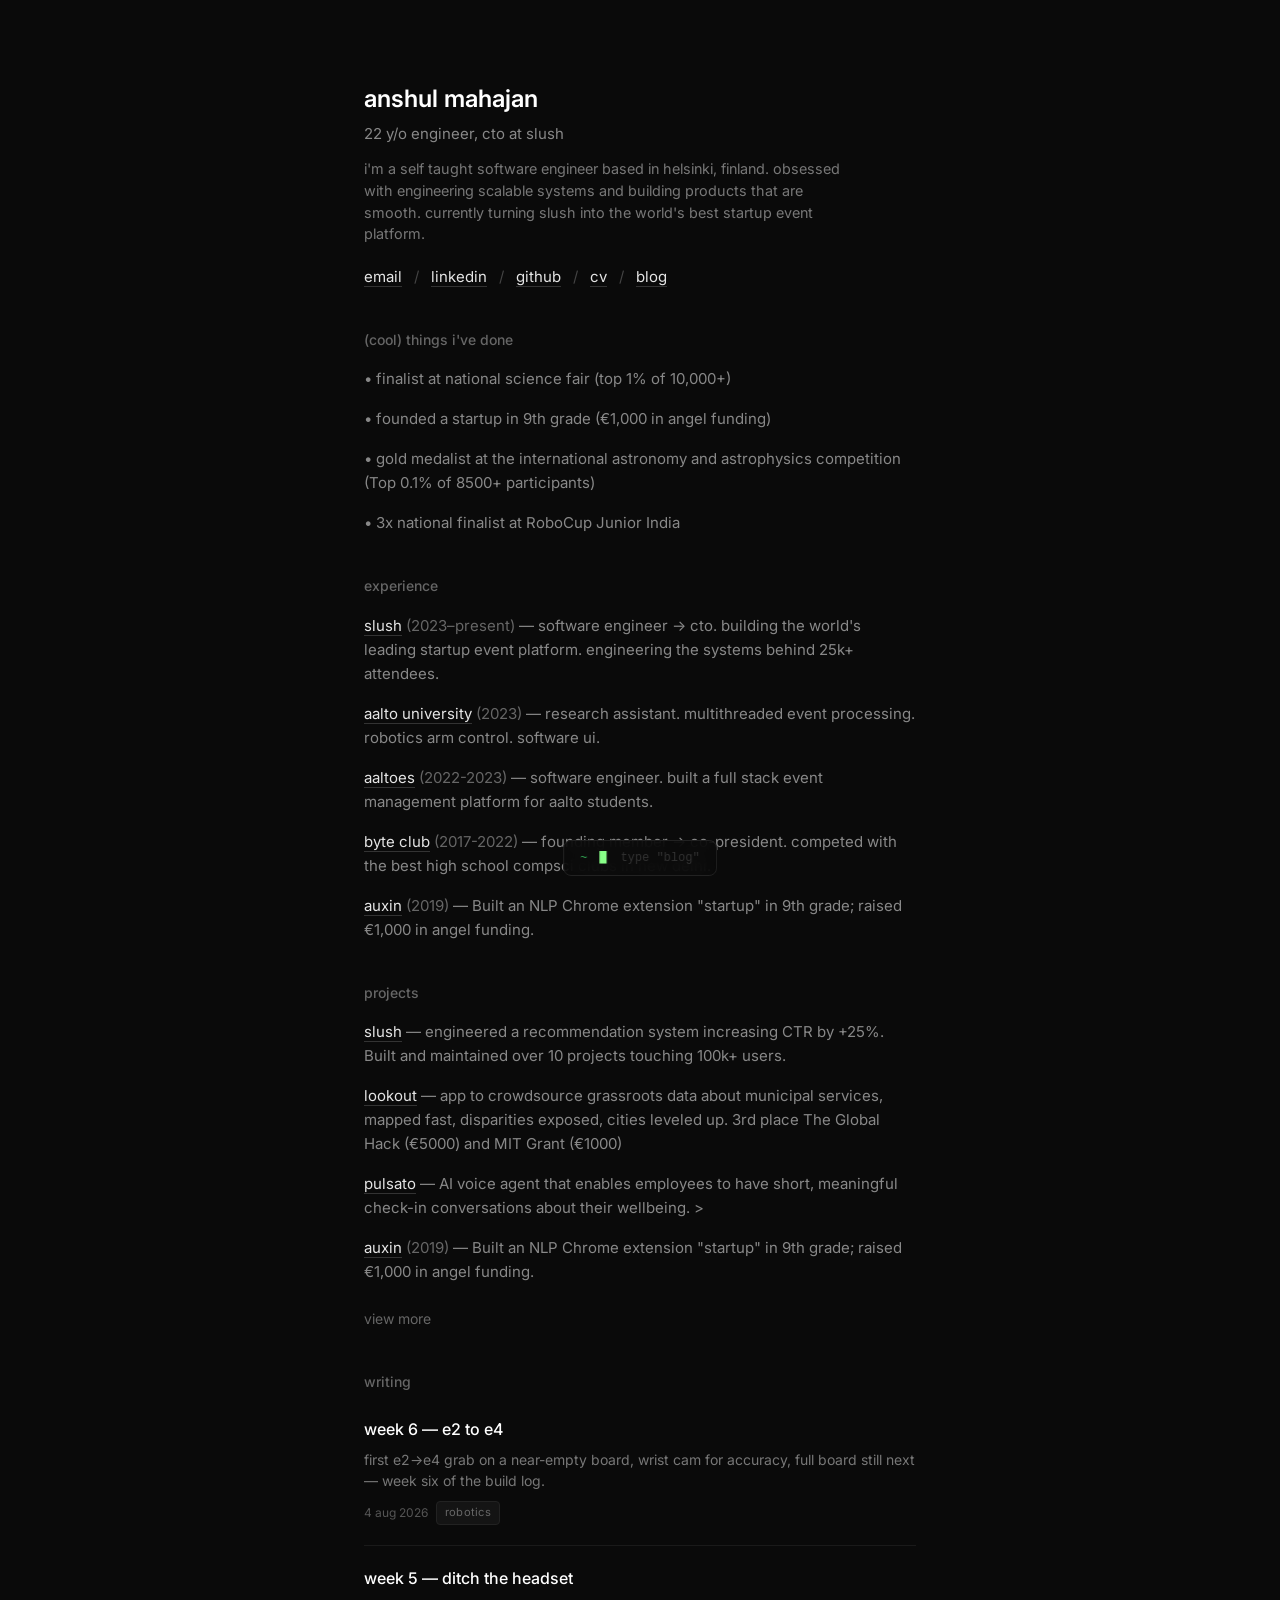
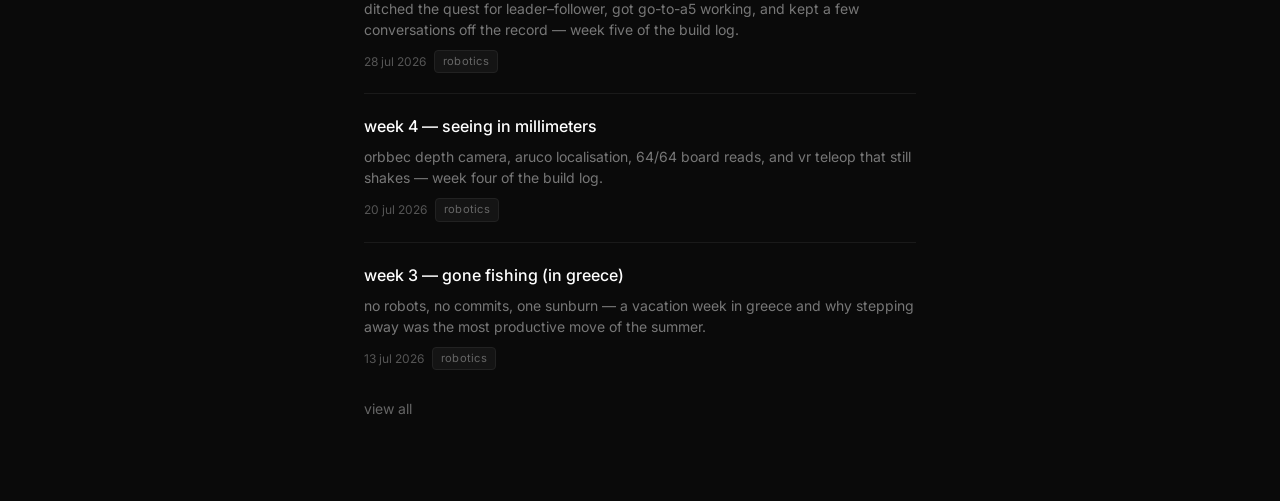
<file: index.html>
<!DOCTYPE html>
<html lang="en">
  <head>
    <meta charset="utf-8" />
    <meta name="viewport" content="width=device-width, initial-scale=1" />
    <title>Anshul Mahajan — Engineer & CTO at Slush</title>
    <meta
      name="description"
      content="Anshul Mahajan is a 22-year-old self-taught software engineer and CTO at Slush, building the world's leading startup event platform in Helsinki."
    />
    <meta
      name="keywords"
      content="Anshul Mahajan, software engineer, CTO, Slush, startup, developer, portfolio, full stack developer, web developer, Helsinki, Finland, self-taught programmer, tech lead, engineering manager, startup CTO, event platform, software development"
    />
    <meta name="author" content="Anshul Mahajan" />
    <meta name="robots" content="index, follow" />
    <link rel="canonical" href="https://anshulmaha.com/" />

    <!-- Open Graph / Facebook -->
    <meta property="og:type" content="website" />
    <meta property="og:url" content="https://anshulmaha.com/" />
    <meta property="og:title" content="Anshul Mahajan — Engineer & CTO at Slush" />
    <meta
      property="og:description"
      content="Self-taught software engineer & CTO at Slush. Building the world's leading startup event platform."
    />
    <meta property="og:site_name" content="Anshul Mahajan" />

    <!-- Twitter -->
    <meta name="twitter:card" content="summary" />
    <meta name="twitter:url" content="https://anshulmaha.com/" />
    <meta name="twitter:title" content="Anshul Mahajan — Engineer & CTO at Slush" />
    <meta
      name="twitter:description"
      content="Self-taught software engineer & CTO at Slush. Building the world's leading startup event platform."
    />

    <link rel="preconnect" href="https://fonts.googleapis.com" />
    <link rel="preconnect" href="https://fonts.gstatic.com" crossorigin />
    <link
      href="https://fonts.googleapis.com/css2?family=Inter:wght@400;500;600&display=swap"
      rel="stylesheet"
    />
    <link rel="icon" href="favicon.ico" />
    <link rel="stylesheet" href="styles.css" />
    <script>
      !function(t,e){var o,n,p,r;e.__SV||(window.posthog=e,e._i=[],e.init=function(i,s,a){function g(t,e){var o=e.split(".");2==o.length&&(t=t[o[0]],e=o[1]),t[e]=function(){t.push([e].concat(Array.prototype.slice.call(arguments,0)))}}(p=t.createElement("script")).type="text/javascript",p.async=!0,p.src=s.api_host.replace(".i.posthog.com","-assets.i.posthog.com")+"/static/array.js",(r=t.getElementsByTagName("script")[0]).parentNode.insertBefore(p,r);var u=e;for(void 0!==a?u=e[a]=[]:a="posthog",u.people=u.people||[],u.toString=function(t){var e="posthog";return"posthog"!==a&&(e+="."+a),t||(e+=" (stub)"),e},u.people.toString=function(){return u.toString(1)+".people (stub)"},o="init capture register register_once register_for_session unregister opt_out_capturing has_opted_out_capturing opt_in_capturing reset isFeatureEnabled getFeatureFlag getFeatureFlagPayload reloadFeatureFlags group identify setPersonProperties setPersonPropertiesForFlags resetPersonPropertiesForFlags setGroupPropertiesForFlags resetGroupPropertiesForFlags resetGroups onFeatureFlags addFeatureFlagsHandler onSessionId getSurveys getActiveMatchingSurveys renderSurvey canRenderSurvey getNextSurveyStep".split(" "),n=0;n<o.length;n++)g(u,o[n]);e._i.push([i,s,a])},e.__SV=1)}(document,window.posthog||[]);
      posthog.init('phc_mcIFYrixAQfTJRRhjPuXrMApCxoSq8UC4ETzAyW7OA2', {
          api_host: 'https://eu.i.posthog.com',
          defaults: '2026-01-30'
      })
    </script>

    <!-- JSON-LD Structured Data -->
    <script type="application/ld+json">
    {
      "@context": "https://schema.org",
      "@type": "Person",
      "name": "Anshul Mahajan",
      "url": "https://anshulmaha.com",
      "jobTitle": "CTO at Slush",
      "description": "22-year-old software engineer and CTO at Slush",
      "email": "mahajan.anshul04@gmail.com",
      "sameAs": [
        "https://linkedin.com/in/anshul-mahajan",
        "https://github.com/mahansh564"
      ],
      "worksFor": {
        "@type": "Organization",
        "name": "Slush",
        "url": "https://slush.org"
      }
    }
    </script>
  </head>
  <body>
    <div class="container">
      <h1>anshul mahajan</h1>
      <p class="tagline">22 y/o engineer, cto at slush</p>
      <p class="bio">
        i'm a self taught software engineer based in helsinki, finland.
        obsessed with engineering scalable systems and building products that are smooth. 
        currently turning slush into the world's best startup event platform.</p>

      <div class="links">
        <a href="mailto:mahajan.anshul04@gmail.com">email</a>
        <span class="sep">/</span>
        <a
          href="https://linkedin.com/in/anshul-mahajan"
          target="_blank"
          rel="noopener noreferrer"
          >linkedin</a
        >
        <span class="sep">/</span>
        <a
          href="https://github.com/mahansh564"
          target="_blank"
          rel="noopener noreferrer"
          >github</a
        >
        <span class="sep">/</span>
        <a href="cv.html">cv</a>
        <span class="sep">/</span>
        <a href="blog.html">blog</a>
      </div>

      <h2>(cool) things i've done</h2>

      <div class="entry">
        <span class="desc"> • finalist at national science fair (top 1% of 10,000+)</span>
      </div>

      <div class="entry">
        <span class="desc"> • founded a startup in 9th grade (€1,000 in angel funding)</span>
      </div>

      <div class="entry">
        <span class="desc"> • gold medalist at the international astronomy and astrophysics competition (Top 0.1% of 8500+ participants)</span>
      </div>

      <div class="entry">
        <span class="desc"> • 3x national finalist at RoboCup Junior India </span>
      </div>

      <h2>experience</h2>

      <div class="entry">
        <a href="https://slush.org" target="_blank" rel="noopener noreferrer"
          >slush</a
        >
        <span class="meta"> (2023–present)</span>
        <span class="desc">
          — software engineer → cto. building the world's leading startup event platform. engineering
          the systems behind 25k+ attendees.</span
        >
      </div>

      <div class="entry">
        <a
          href="https://www.aalto.fi/en/department-of-neuroscience-and-biomedical-engineering/transcranial-magnetic-stimulation-tms"
          target="_blank"
          rel="noopener noreferrer"
          >aalto university</a
        >
        <span class="meta"> (2023)</span>
        <span class="desc">
          — research assistant. multithreaded event processing. robotics arm control. software ui.</span
        >
      </div>

      <div class="entry">
        <a
          href="https://www.aaltoes.com/"
          target="_blank"
          rel="noopener noreferrer"
          >aaltoes</a
        >
        <span class="meta"> (2022-2023)</span>
        <span class="desc">
          — software engineer. built a full stack event management platform for aalto students.</span
        >
      </div>

      <div class="entry">
        <a
          href="https://byteclub.co.in/"
          target="_blank"
          rel="noopener noreferrer"
          >byte club</a
        >
        <span class="meta"> (2017-2022)</span>
        <span class="desc">
          — founding member → co-president. competed with the best high school compsci clubs in new delhi.</span
        >
      </div>

      <div class="entry">
        <a
          href="https://docs.google.com/document/d/1haiSLCE4noDM61mP6zfEUR1IrDLFK0bSu_1aCdDyw6s/edit?usp=sharing"
          target="_blank"
          rel="noopener noreferrer"
          >auxin</a
        >
        <span class="meta"> (2019)</span>
        <span class="desc">
          — Built an NLP Chrome extension "startup" in 9th grade; raised €1,000 in angel funding.</span
        >
      </div>

      <h2>projects</h2>

      <div class="entry">
        <a href="https://platform.slush.org" target="_blank" rel="noopener noreferrer"
          >slush</a
        >
        <span class="desc">
          — engineered a recommendation system increasing CTR by +25%. Built and maintained over 10 projects touching 100k+ users.</span
        >
      </div>

      <div class="entry">
        <a
          href="https://devpost.com/software/lookout-p8nsv3"
          target="_blank"
          rel="noopener noreferrer"
          >lookout</a
        >
        <span class="desc">
          — app to crowdsource grassroots data about municipal services, mapped fast, disparities exposed, cities leveled up. 3rd place The Global Hack (€5000) and MIT Grant (€1000)</span
        >
      </div>
      <div class="entry">
        <a
          href="https://devpost.com/software/pulsato"
          target="_blank"
          rel="noopener noreferrer"
          >pulsato</a
        >
        <span class="desc">
          — AI voice agent that enables employees to have short, meaningful check-in conversations about their wellbeing.
        >
      </div>

      <div class="entry">
        <a
          href="https://docs.google.com/document/d/1haiSLCE4noDM61mP6zfEUR1IrDLFK0bSu_1aCdDyw6s/edit?usp=sharing"
          target="_blank"
          rel="noopener noreferrer"
          >auxin</a
        >
        <span class="meta"> (2019)</span>
        <span class="desc">
          — Built an NLP Chrome extension "startup" in 9th grade; raised €1,000 in angel funding.</span
        >
      </div>

      <div class="view-more">
        <a href="projects.html">view more</a>
      </div>

      <h2>writing</h2>

      <div class="blog-list">
        <article class="blog-card">
          <a href="blog/summer-robotics-week-6.html" class="blog-card-title"
            >week 6 — e2 to e4</a
          >
          <p class="blog-card-excerpt">
            first e2→e4 grab on a near-empty board, wrist cam for accuracy,
            full board still next — week six of the build log.
          </p>
          <div class="post-meta">
            <span class="post-date">4 aug 2026</span>
            <span class="tag">robotics</span>
          </div>
        </article>

        <article class="blog-card">
          <a href="blog/summer-robotics-week-5.html" class="blog-card-title"
            >week 5 — ditch the headset</a
          >
          <p class="blog-card-excerpt">
            ditched the quest for leader–follower, got go-to-a5 working, and
            kept a few conversations off the record — week five of the build log.
          </p>
          <div class="post-meta">
            <span class="post-date">28 jul 2026</span>
            <span class="tag">robotics</span>
          </div>
        </article>

        <article class="blog-card">
          <a href="blog/summer-robotics-week-4.html" class="blog-card-title"
            >week 4 — seeing in millimeters</a
          >
          <p class="blog-card-excerpt">
            orbbec depth camera, aruco localisation, 64/64 board reads, and vr
            teleop that still shakes — week four of the build log.
          </p>
          <div class="post-meta">
            <span class="post-date">20 jul 2026</span>
            <span class="tag">robotics</span>
          </div>
        </article>

        <article class="blog-card">
          <a href="blog/summer-robotics-week-3.html" class="blog-card-title"
            >week 3 — gone fishing (in greece)</a
          >
          <p class="blog-card-excerpt">
            no robots, no commits, one sunburn — a vacation week in greece and
            why stepping away was the most productive move of the summer.
          </p>
          <div class="post-meta">
            <span class="post-date">13 jul 2026</span>
            <span class="tag">robotics</span>
          </div>
        </article>
      </div>

      <div class="view-more">
        <a href="blog.html">view all</a>
      </div>
    </div>

    <div class="blog-portal" id="blogPortal" aria-hidden="true">
      <div class="blog-portal-scanlines"></div>
      <p class="blog-portal-text">opening blog<span class="blog-portal-dots"></span></p>
    </div>

    <button
      type="button"
      class="blog-terminal"
      id="blogTerminal"
      aria-label='Type "blog" anywhere on this page, or click here to open the blog'
    >
      <span class="blog-terminal-label">~</span>
      <span class="blog-terminal-buffer" id="terminalBuffer"></span>
      <span class="blog-terminal-cursor" aria-hidden="true">█</span>
      <span class="blog-terminal-hint" id="terminalHint">type "blog"</span>
    </button>

    <script>
      (function () {
        var target = "blog";
        var buffer = "";
        var terminal = document.getElementById("blogTerminal");
        var bufferEl = document.getElementById("terminalBuffer");
        var hintEl = document.getElementById("terminalHint");
        var portal = document.getElementById("blogPortal");
        var navigating = false;
        var hints = ["type \"blog\"", "or click me", "i write sometimes"];

        function renderBuffer() {
          bufferEl.textContent = buffer;
          hintEl.style.opacity = buffer ? "0" : "1";
        }

        function navigateToBlog() {
          if (navigating) return;
          navigating = true;
          document.body.classList.add("blog-portal-active");
          portal.setAttribute("aria-hidden", "false");
          setTimeout(function () {
            window.location.href = "blog.html";
          }, 900);
        }

        function resetBuffer() {
          buffer = "";
          renderBuffer();
        }

        document.addEventListener("keydown", function (e) {
          if (navigating) return;
          if (e.metaKey || e.ctrlKey || e.altKey) return;
          if (e.key === "Escape") {
            resetBuffer();
            return;
          }
          if (e.key === "Backspace") {
            buffer = buffer.slice(0, -1);
            renderBuffer();
            return;
          }
          if (e.key.length !== 1) return;

          var char = e.key.toLowerCase();
          if (!/[a-z]/.test(char)) return;

          e.preventDefault();
          buffer = (buffer + char).slice(-target.length);

          if (buffer === target) {
            bufferEl.textContent = buffer;
            terminal.classList.add("blog-terminal-success");
            navigateToBlog();
            return;
          }

          renderBuffer();
        });

        terminal.addEventListener("click", navigateToBlog);

        var hintIndex = 0;
        setInterval(function () {
          if (buffer || navigating) return;
          hintIndex = (hintIndex + 1) % hints.length;
          hintEl.textContent = hints[hintIndex];
        }, 3200);
      })();
    </script>
  </body>
</html>
</file>
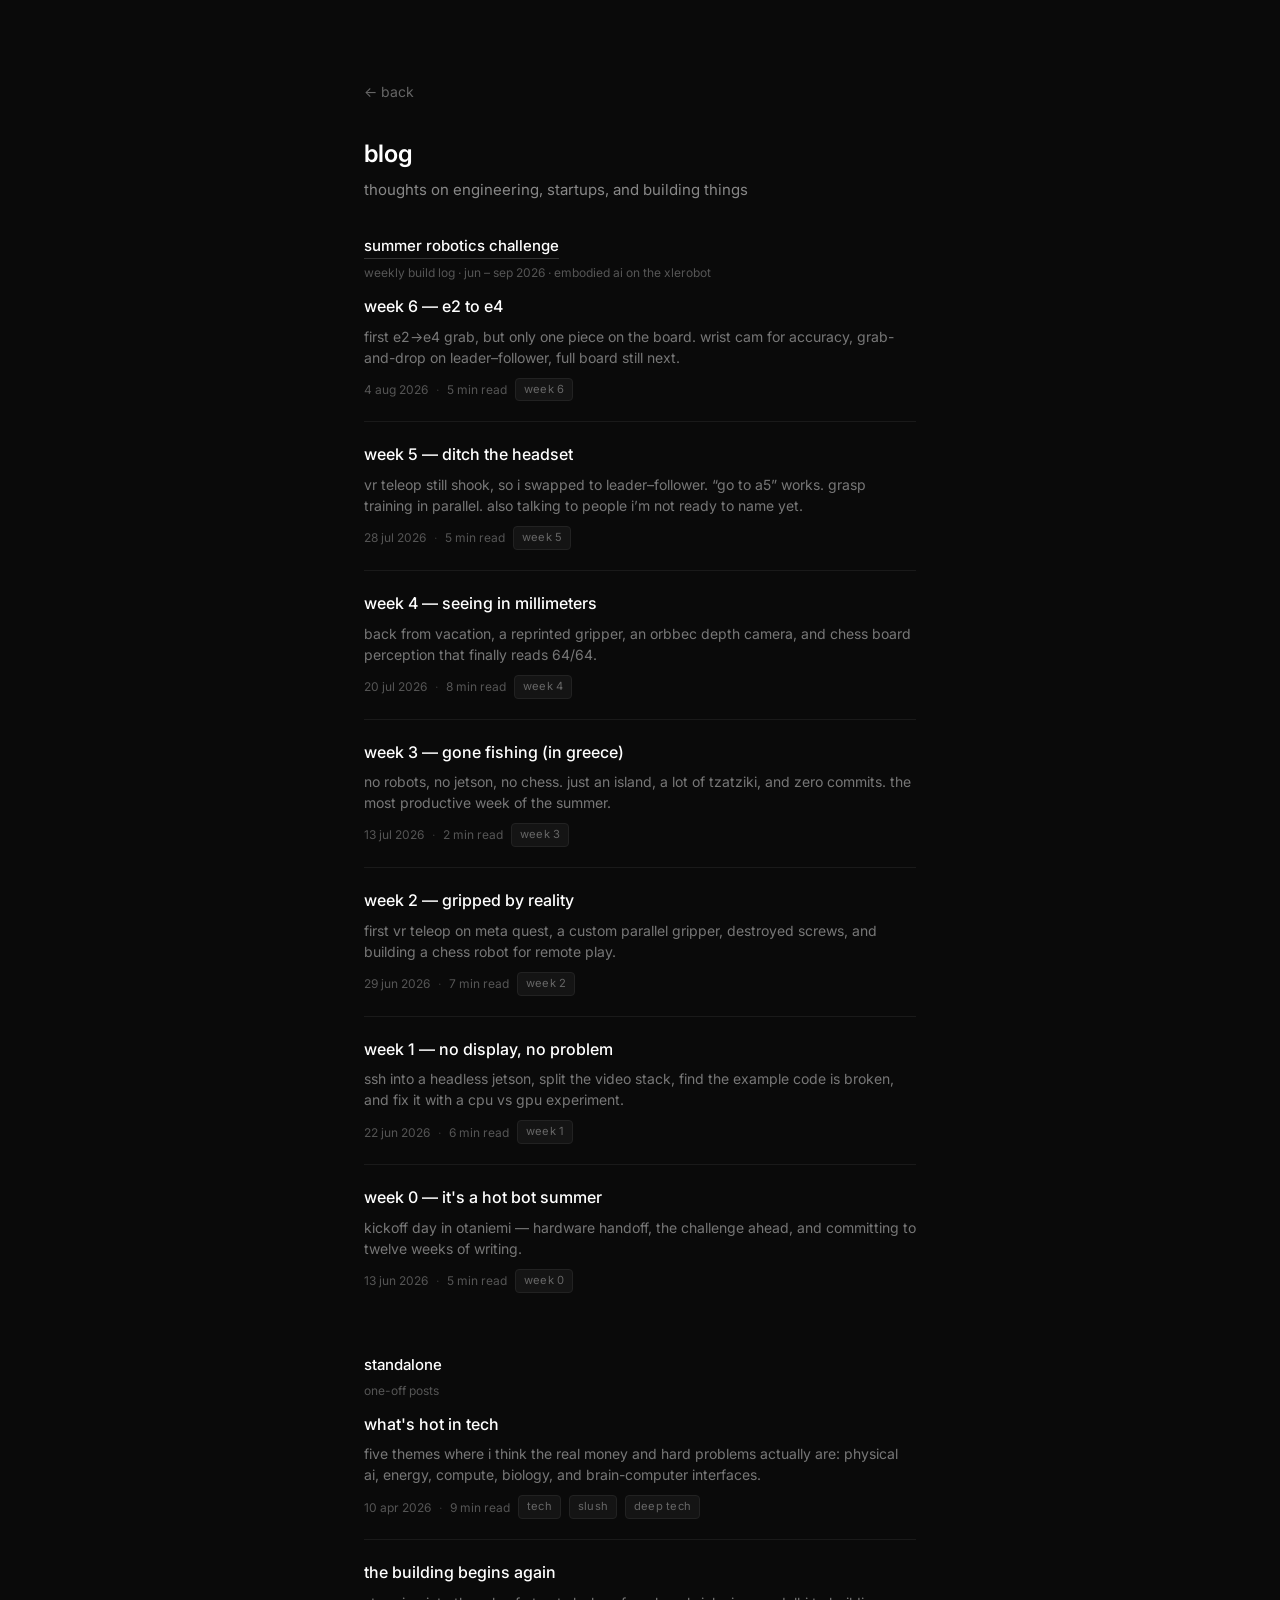
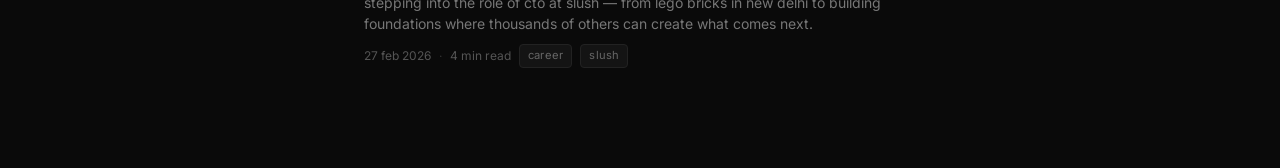
<file: blog.html>
<!DOCTYPE html>
<html lang="en">
  <head>
    <meta charset="utf-8" />
    <meta name="viewport" content="width=device-width, initial-scale=1" />
    <title>Blog — Anshul Mahajan</title>
    <meta
      name="description"
      content="Writing by Anshul Mahajan on engineering, startups, robotics, and building systems at scale."
    />
    <meta name="author" content="Anshul Mahajan" />
    <meta name="robots" content="index, follow" />
    <link rel="canonical" href="https://anshulmaha.com/blog" />

    <meta property="og:type" content="website" />
    <meta property="og:url" content="https://anshulmaha.com/blog" />
    <meta property="og:title" content="Blog — Anshul Mahajan" />
    <meta
      property="og:description"
      content="Writing by Anshul Mahajan on engineering, startups, robotics, and building systems at scale."
    />

    <link rel="preconnect" href="https://fonts.googleapis.com" />
    <link rel="preconnect" href="https://fonts.gstatic.com" crossorigin />
    <link
      href="https://fonts.googleapis.com/css2?family=Inter:wght@400;500;600&display=swap"
      rel="stylesheet"
    />
    <link rel="icon" href="favicon.ico" />
    <link rel="stylesheet" href="styles.css" />
  </head>
  <body>
    <div class="container">
      <a href="index.html" class="back-link">← back</a>

      <h1>blog</h1>
      <p class="tagline">thoughts on engineering, startups, and building things</p>

      <!--
        Collections: grouped series of posts.
        To add a new collection:
          1. Create blog/collections/your-collection-slug.html
          2. Add a section below with collection link + its posts
          3. Tag each post with collection-label linking back to the collection page
      -->

      <section class="blog-collection">
        <div class="blog-collection-header">
          <a
            href="blog/collections/summer-robotics-challenge.html"
            class="blog-collection-title"
            >summer robotics challenge</a
          >
          <p class="blog-collection-description">
            weekly build log · jun – sep 2026 · embodied ai on the xlerobot
          </p>
        </div>

        <div class="blog-list">
          <article class="blog-card">
            <a href="blog/summer-robotics-week-6.html" class="blog-card-title"
              >week 6 — e2 to e4</a
            >
            <p class="blog-card-excerpt">
              first e2→e4 grab, but only one piece on the board. wrist cam for
              accuracy, grab-and-drop on leader–follower, full board still next.
            </p>
            <div class="post-meta">
              <span class="post-date">4 aug 2026</span>
              <span class="post-reading-time">5 min read</span>
              <span class="tag">week 6</span>
            </div>
          </article>

          <article class="blog-card">
            <a href="blog/summer-robotics-week-5.html" class="blog-card-title"
              >week 5 — ditch the headset</a
            >
            <p class="blog-card-excerpt">
              vr teleop still shook, so i swapped to leader–follower. “go to
              a5” works. grasp training in parallel. also talking to people i’m
              not ready to name yet.
            </p>
            <div class="post-meta">
              <span class="post-date">28 jul 2026</span>
              <span class="post-reading-time">5 min read</span>
              <span class="tag">week 5</span>
            </div>
          </article>

          <article class="blog-card">
            <a href="blog/summer-robotics-week-4.html" class="blog-card-title"
              >week 4 — seeing in millimeters</a
            >
            <p class="blog-card-excerpt">
              back from vacation, a reprinted gripper, an orbbec depth camera,
              and chess board perception that finally reads 64/64.
            </p>
            <div class="post-meta">
              <span class="post-date">20 jul 2026</span>
              <span class="post-reading-time">8 min read</span>
              <span class="tag">week 4</span>
            </div>
          </article>

          <article class="blog-card">
            <a href="blog/summer-robotics-week-3.html" class="blog-card-title"
              >week 3 — gone fishing (in greece)</a
            >
            <p class="blog-card-excerpt">
              no robots, no jetson, no chess. just an island, a lot of
              tzatziki, and zero commits. the most productive week of the
              summer.
            </p>
            <div class="post-meta">
              <span class="post-date">13 jul 2026</span>
              <span class="post-reading-time">2 min read</span>
              <span class="tag">week 3</span>
            </div>
          </article>

          <article class="blog-card">
            <a href="blog/summer-robotics-week-2.html" class="blog-card-title"
              >week 2 — gripped by reality</a
            >
            <p class="blog-card-excerpt">
              first vr teleop on meta quest, a custom parallel gripper, destroyed
              screws, and building a chess robot for remote play.
            </p>
            <div class="post-meta">
              <span class="post-date">29 jun 2026</span>
              <span class="post-reading-time">7 min read</span>
              <span class="tag">week 2</span>
            </div>
          </article>

          <article class="blog-card">
            <a href="blog/summer-robotics-week-1.html" class="blog-card-title"
              >week 1 — no display, no problem</a
            >
            <p class="blog-card-excerpt">
              ssh into a headless jetson, split the video stack, find the example
              code is broken, and fix it with a cpu vs gpu experiment.
            </p>
            <div class="post-meta">
              <span class="post-date">22 jun 2026</span>
              <span class="post-reading-time">6 min read</span>
              <span class="tag">week 1</span>
            </div>
          </article>

          <article class="blog-card">
            <a href="blog/summer-robotics-week-0.html" class="blog-card-title"
              >week 0 — it's a hot bot summer</a
            >
            <p class="blog-card-excerpt">
              kickoff day in otaniemi — hardware handoff, the challenge ahead,
              and committing to twelve weeks of writing.
            </p>
            <div class="post-meta">
              <span class="post-date">13 jun 2026</span>
              <span class="post-reading-time">5 min read</span>
              <span class="tag">week 0</span>
            </div>
          </article>
        </div>
      </section>

      <section class="blog-collection">
        <div class="blog-collection-header">
          <span class="blog-collection-title blog-collection-title--static">standalone</span>
          <p class="blog-collection-description">one-off posts</p>
        </div>

        <div class="blog-list">
          <article class="blog-card">
            <a href="blog/whats-hot-in-tech.html" class="blog-card-title"
              >what's hot in tech</a
            >
            <p class="blog-card-excerpt">
              five themes where i think the real money and hard problems
              actually are: physical ai, energy, compute, biology, and
              brain-computer interfaces.
            </p>
            <div class="post-meta">
              <span class="post-date">10 apr 2026</span>
              <span class="post-reading-time">9 min read</span>
              <span class="tag">tech</span>
              <span class="tag">slush</span>
              <span class="tag">deep tech</span>
            </div>
          </article>
          <article class="blog-card">
            <a href="blog/the-building-begins-again.html" class="blog-card-title"
              >the building begins again</a
            >
            <p class="blog-card-excerpt">
              stepping into the role of cto at slush — from lego bricks in new
              delhi to building foundations where thousands of others can create
              what comes next.
            </p>
            <div class="post-meta">
              <span class="post-date">27 feb 2026</span>
              <span class="post-reading-time">4 min read</span>
              <span class="tag">career</span>
              <span class="tag">slush</span>
            </div>
          </article>
        </div>
      </section>
    </div>
  </body>
</html>
</file>
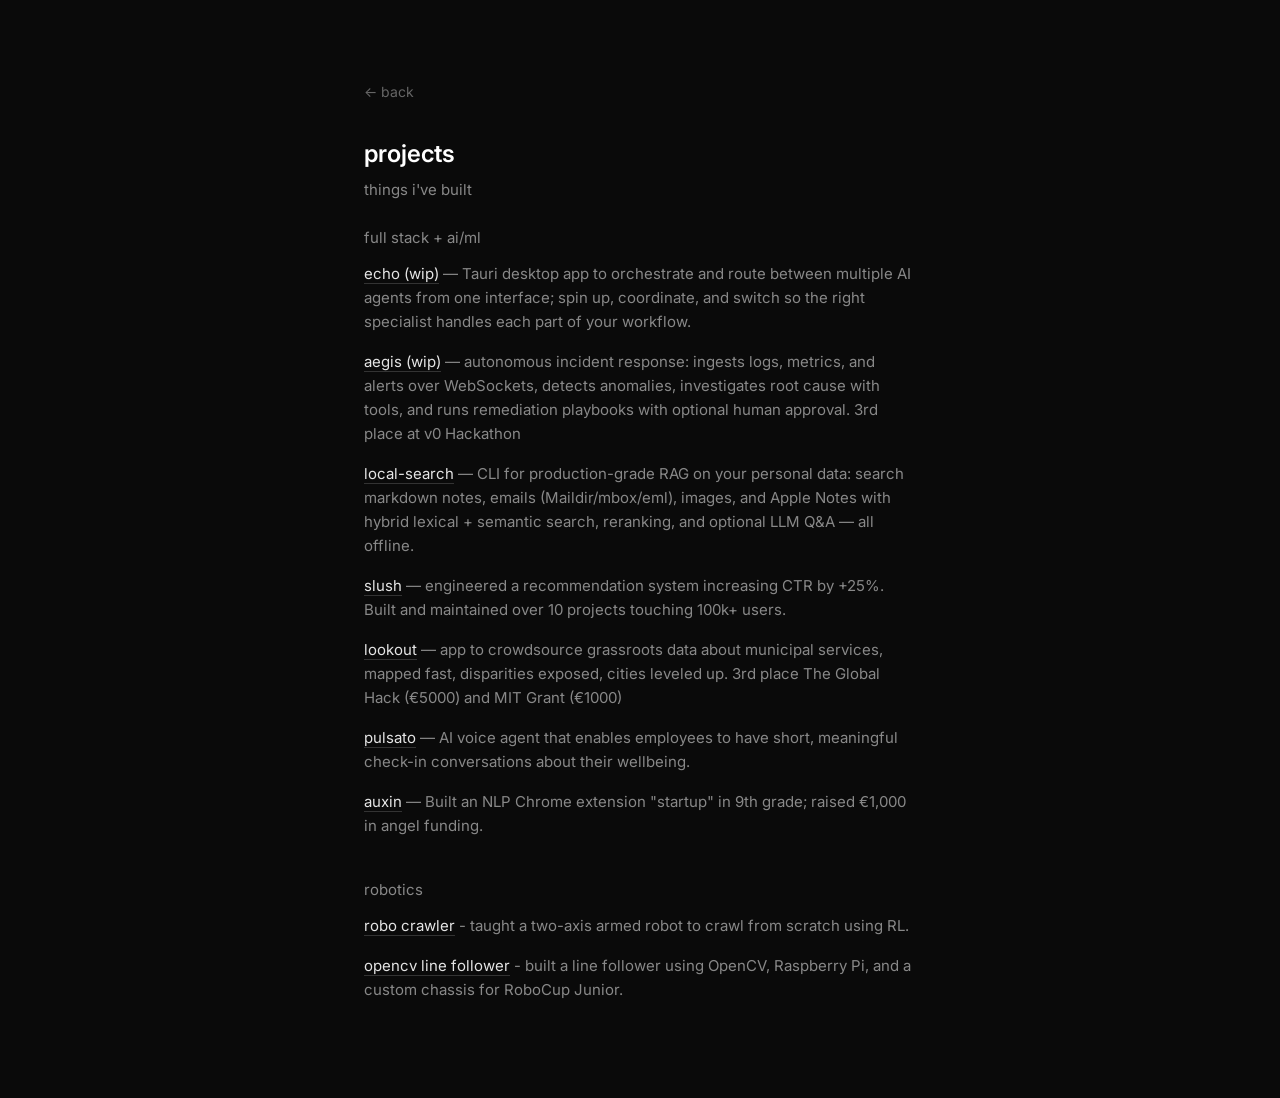
<file: projects.html>
<!DOCTYPE html>
<html lang="en">
  <head>
    <meta charset="utf-8" />
    <meta name="viewport" content="width=device-width, initial-scale=1" />
    <title>Projects — Anshul Mahajan</title>
    <meta
      name="description"
      content="Projects by Anshul Mahajan"
    />
    <meta name="author" content="Anshul Mahajan" />
    <meta name="robots" content="index, follow" />
    <link rel="canonical" href="https://anshulmaha.com/projects" />

    <meta property="og:type" content="website" />
    <meta property="og:url" content="https://anshulmaha.com/projects" />
    <meta property="og:title" content="Projects — Anshul Mahajan" />
    <meta
      property="og:description"
      content="Projects by Anshul Mahajan"
    />

    <link rel="preconnect" href="https://fonts.googleapis.com" />
    <link rel="preconnect" href="https://fonts.gstatic.com" crossorigin />
    <link
      href="https://fonts.googleapis.com/css2?family=Inter:wght@400;500;600&display=swap"
      rel="stylesheet"
    />
    <link rel="icon" href="favicon.ico" />
    <link rel="stylesheet" href="styles.css" />
  </head>
  <body>
    <div class="container">
      <a href="index.html" class="back-link">← back</a>

      <h1>projects</h1>
      <p class="tagline">things i've built</p>
      

      <div class="projects-list">
        
        <p class="tagline">full stack + ai/ml</p>
        <div class="entry">
          <a href="https://github.com/mahansh564/echo" target="_blank" rel="noopener noreferrer"
            >echo (wip)</a
          >
          <span class="desc">
            — Tauri desktop app to orchestrate and route between multiple AI agents from one interface; spin up, coordinate, and switch so the right specialist handles each part of your workflow.
          </span>
        </div>
        <div class="entry">
          <a href="https://github.com/mahansh564/aegis" target="_blank" rel="noopener noreferrer"
            >aegis (wip)</a
          >
          <span class="desc">
            — autonomous incident response: ingests logs, metrics, and alerts over WebSockets, detects anomalies, investigates root cause with tools, and runs remediation playbooks with optional human approval. 3rd place at v0 Hackathon</span
          >
        </div>

        <div class="entry">
          <a href="https://github.com/mahansh564/local-search" target="_blank" rel="noopener noreferrer"
            >local-search</a
          >
          <span class="desc">
            — CLI for production-grade RAG on your personal data: search markdown notes, emails (Maildir/mbox/eml), images, and Apple Notes with hybrid lexical + semantic search, reranking, and optional LLM Q&A — all offline.</span
          >
        </div>

        <div class="entry">
          <a href="https://platform.slush.org" target="_blank" rel="noopener noreferrer"
            >slush</a
          >
          <span class="desc">
            — engineered a recommendation system increasing CTR by +25%. Built and maintained over 10 projects touching 100k+ users.</span
          >
        </div>
  
        <div class="entry">
          <a
            href="https://devpost.com/software/lookout-p8nsv3"
            target="_blank"
            rel="noopener noreferrer"
            >lookout</a
          >
          <span class="desc">
            — app to crowdsource grassroots data about municipal services, mapped fast, disparities exposed, cities leveled up. 3rd place The Global Hack (€5000) and MIT Grant (€1000)
            </span>
        </div>
        <div class="entry">
          <a
            href="https://devpost.com/software/pulsato"
            target="_blank"
            rel="noopener noreferrer"
            >pulsato</a
          >
          <span class="desc">
            — AI voice agent that enables employees to have short, meaningful check-in conversations about their wellbeing.
          </span>
        </div>
  
        <div class="entry">
          <a
            href="https://docs.google.com/document/d/1haiSLCE4noDM61mP6zfEUR1IrDLFK0bSu_1aCdDyw6s/edit?usp=sharing"
            target="_blank"
            rel="noopener noreferrer"
            >auxin</a
          >
          <span class="desc">
            — Built an NLP Chrome extension "startup" in 9th grade; raised €1,000 in angel funding.</span
          >
        </div>

        <p class="tagline"><br>robotics</p>
        <div class="entry">
          <a
            href="#"
            target="_blank"
            rel="noopener noreferrer"
            >robo crawler</a
          >
          <span class="desc">
            - taught a two-axis armed robot to crawl from scratch using RL.
          </span
          >
        </div>

        <div class="entry">
          <a
            href="https://github.com/mahansh564/OpenCV-Line-Follower"
            target="_blank"
            rel="noopener noreferrer"
            >opencv line follower</a
          >
          <span class="desc">
            - built a line follower using OpenCV, Raspberry Pi, and a custom chassis for RoboCup Junior.
          </span
          >
        </div>

      </div>
    </div>
  </body>
</html>
</file>
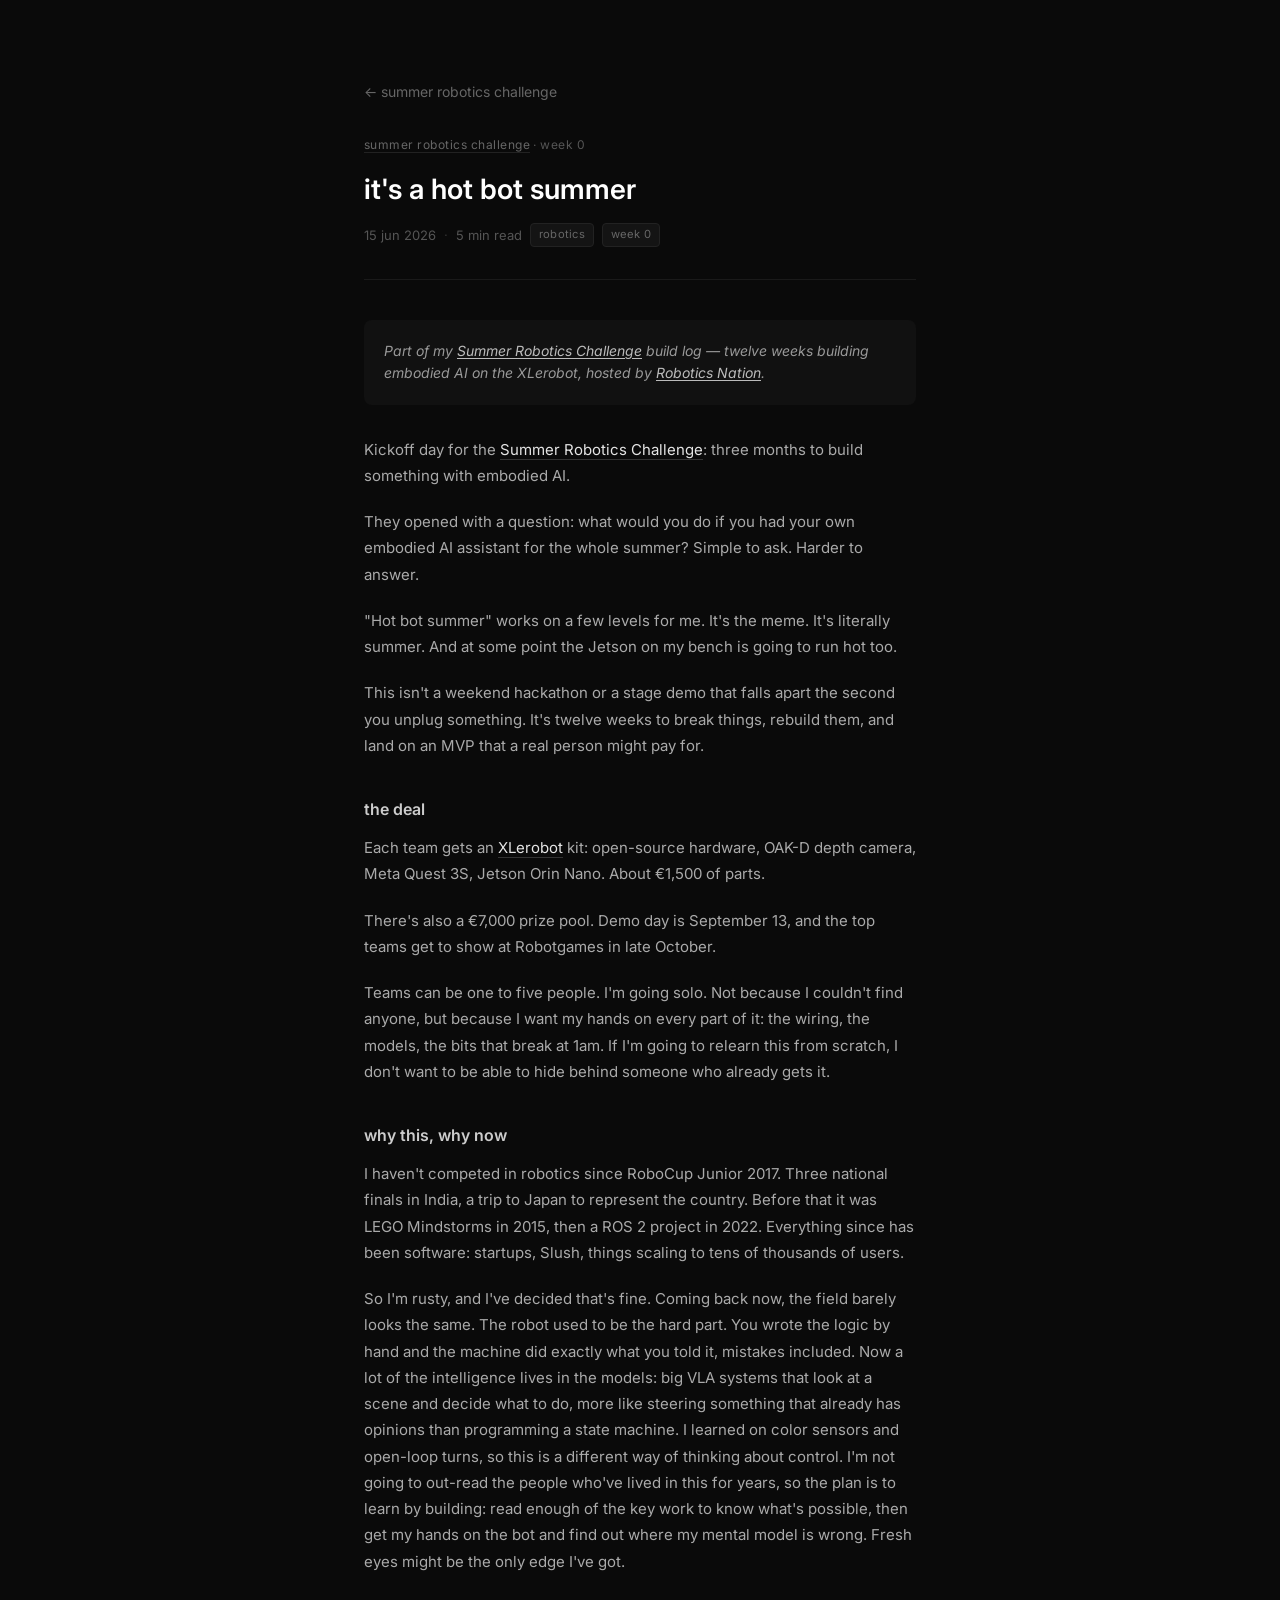
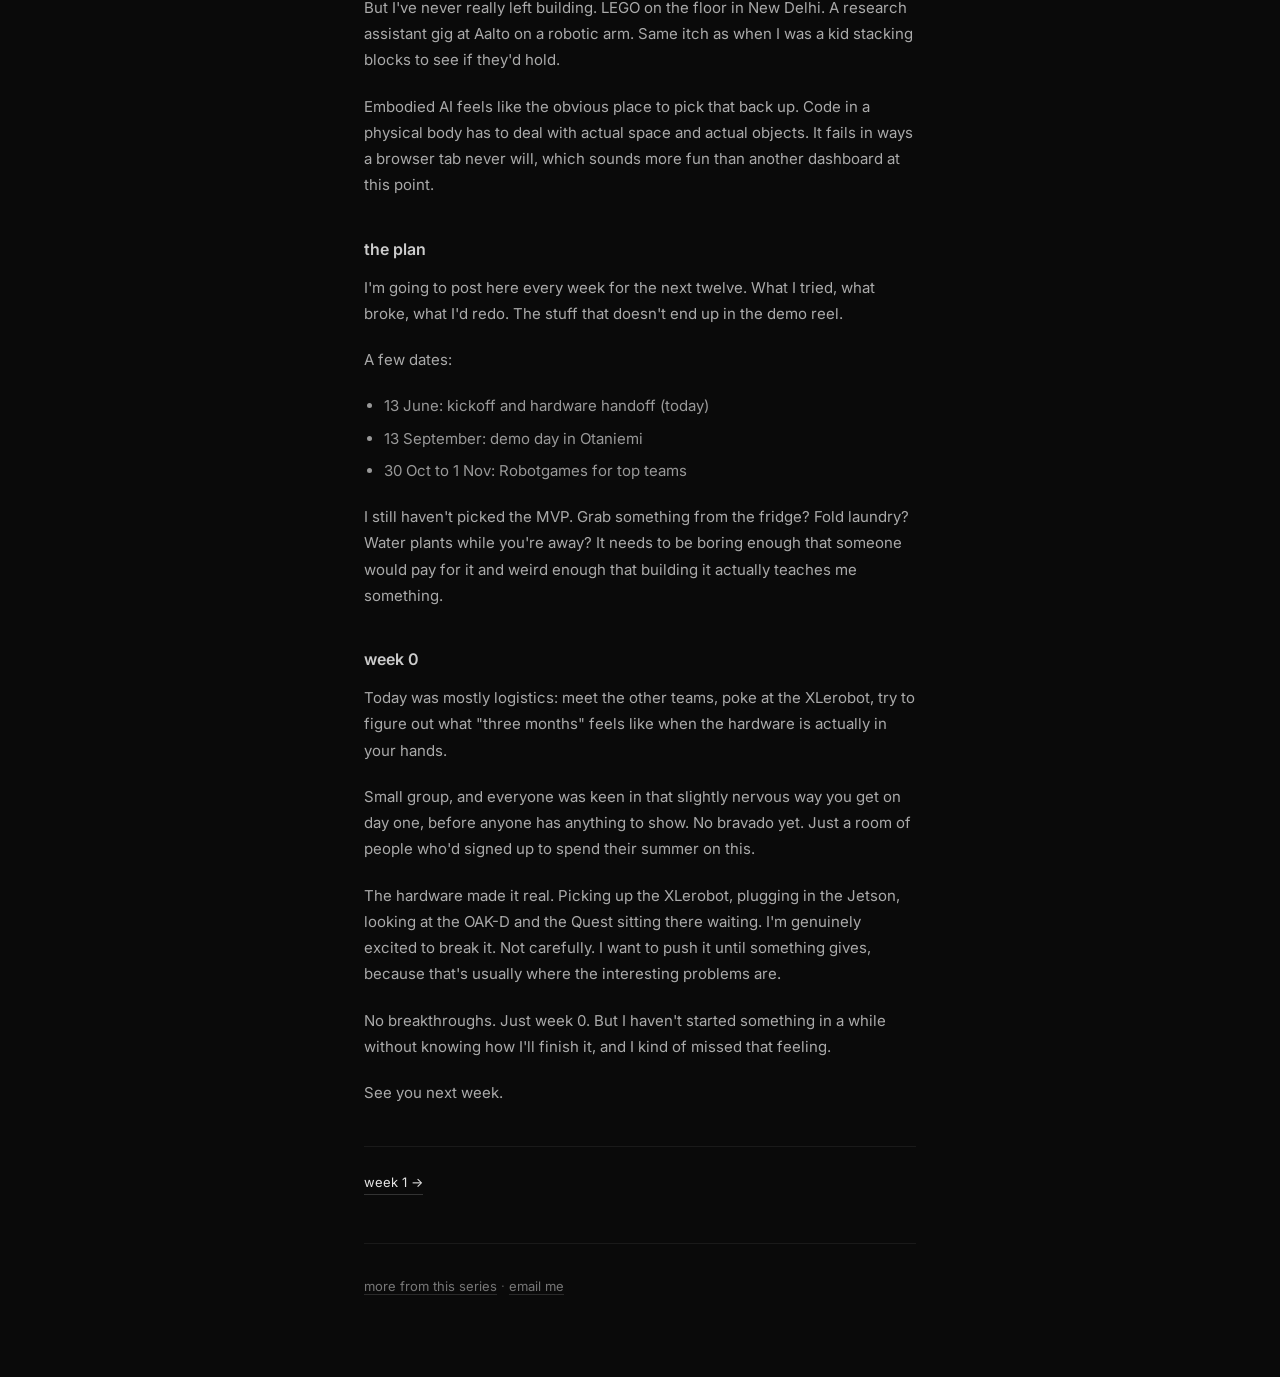
<file: blog/summer-robotics-week-0.html>
<!DOCTYPE html>
<html lang="en">
  <head>
    <meta charset="utf-8" />
    <meta name="viewport" content="width=device-width, initial-scale=1" />
    <title>Week 0: It's a Hot Bot Summer | Anshul Mahajan</title>
    <meta
      name="description"
      content="Kickoff day for the Summer Robotics Challenge: three months, an XLerobot, and a weekly build log starting June 13 in Otaniemi."
    />
    <meta name="author" content="Anshul Mahajan" />
    <meta name="robots" content="index, follow" />
    <link
      rel="canonical"
      href="https://anshulmaha.com/blog/summer-robotics-week-0"
    />

    <meta property="og:type" content="article" />
    <meta
      property="og:url"
      content="https://anshulmaha.com/blog/summer-robotics-week-0"
    />
    <meta
      property="og:title"
      content="Week 0: It's a Hot Bot Summer | Anshul Mahajan"
    />
    <meta
      property="og:description"
      content="Kickoff day for the Summer Robotics Challenge: three months, an XLerobot, and a weekly build log starting June 13."
    />
    <meta property="article:published_time" content="2026-06-13" />
    <meta property="article:author" content="Anshul Mahajan" />

    <link rel="preconnect" href="https://fonts.googleapis.com" />
    <link rel="preconnect" href="https://fonts.gstatic.com" crossorigin />
    <link
      href="https://fonts.googleapis.com/css2?family=Inter:wght@400;500;600&display=swap"
      rel="stylesheet"
    />
    <link rel="icon" href="../favicon.ico" />
    <link rel="stylesheet" href="../styles.css" />

    <script type="application/ld+json">
      {
        "@context": "https://schema.org",
        "@type": "BlogPosting",
        "headline": "Week 0: It's a Hot Bot Summer",
        "author": {
          "@type": "Person",
          "name": "Anshul Mahajan",
          "url": "https://anshulmaha.com"
        },
        "datePublished": "2026-06-15",
        "description": "Kickoff day for the Summer Robotics Challenge: three months, an XLerobot, and a weekly build log starting June 13 in Otaniemi.",
        "url": "https://anshulmaha.com/blog/summer-robotics-week-0",
        "isPartOf": {
          "@type": "CollectionPage",
          "name": "Summer Robotics Challenge",
          "url": "https://anshulmaha.com/blog/collections/summer-robotics-challenge"
        }
      }
    </script>
  </head>
  <body>
    <div class="container">
      <a href="collections/summer-robotics-challenge.html" class="back-link"
        >← summer robotics challenge</a
      >

      <header class="article-header">
        <p class="collection-label">
          <a href="collections/summer-robotics-challenge.html"
            >summer robotics challenge</a
          >
          · week 0
        </p>
        <h1>it's a hot bot summer</h1>
        <div class="post-meta">
          <span class="post-date">15 jun 2026</span>
          <span class="post-reading-time">5 min read</span>
          <span class="tag">robotics</span>
          <span class="tag">week 0</span>
        </div>
      </header>

      <aside class="series-note">
        Part of my
        <a href="collections/summer-robotics-challenge.html"
          >Summer Robotics Challenge</a
        >
        build log — twelve weeks building embodied AI on the XLerobot, hosted by
        <a
          href="https://www.roboticsnation.org/"
          target="_blank"
          rel="noopener noreferrer"
          >Robotics Nation</a
        >.
      </aside>

      <article class="article">
        <p>
          Kickoff day for the
          <a
            href="https://luma.com/yyushsqi?tk=kgjRGP"
            target="_blank"
            rel="noopener noreferrer"
            >Summer Robotics Challenge</a
          >: three months to build something with embodied AI.
        </p>

        <p>
          They opened with a question: what would you do if you had your own
          embodied AI assistant for the whole summer? Simple to ask. Harder to
          answer.
        </p>

        <p>
          "Hot bot summer" works on a few levels for me. It's the meme. It's
          literally summer. And at some point the Jetson on my bench is going to
          run hot too.
        </p>

        <p>
          This isn't a weekend hackathon or a stage demo that falls apart the
          second you unplug something. It's twelve weeks to break things, rebuild
          them, and land on an MVP that a real person might pay for.
        </p>

        <h2>the deal</h2>

        <p>
          Each team gets an
          <a
            href="https://xlerobot.readthedocs.io/en/latest/"
            target="_blank"
            rel="noopener noreferrer"
            >XLerobot</a
          >
          kit: open-source hardware, OAK-D depth camera, Meta Quest 3S, Jetson
          Orin Nano. About €1,500 of parts.
        </p>

        <p>
          There's also a €7,000 prize pool. Demo day is September 13, and the
          top teams get to show at Robotgames in late October.
        </p>

        <p>
          Teams can be one to five people. I'm going solo. Not because I
          couldn't find anyone, but because I want my hands on every part of
          it: the wiring, the models, the bits that break at 1am. If I'm going
          to relearn this from scratch, I don't want to be able to hide behind
          someone who already gets it.
        </p>

        <h2>why this, why now</h2>

        <p>
          I haven't competed in robotics since RoboCup Junior 2017. Three
          national finals in India, a trip to Japan to represent the country.
          Before that it was LEGO Mindstorms in 2015, then a ROS 2 project in
          2022. Everything since has been software: startups, Slush, things
          scaling to tens of thousands of users.
        </p>

        <p>
          So I'm rusty, and I've decided that's fine. Coming back now, the field
          barely looks the same. The robot used to be the hard part. You wrote
          the logic by hand and the machine did exactly what you told it,
          mistakes included. Now a lot of the intelligence lives in the models:
          big VLA systems that look at a scene and decide
          what to do, more like steering something that already has opinions
          than programming a state machine. I learned on color sensors and
          open-loop turns, so this is a different way of thinking
          about control. I'm not going to out-read the people who've lived in
          this for years, so the plan is to learn by building: read enough of
          the key work to know what's possible, then get my hands on the bot and
          find out where my mental model is wrong. Fresh eyes might be the only
          edge I've got.
        </p>

        <p>
          But I've never really left building. LEGO on the floor in New Delhi. A
          research assistant gig at Aalto on a robotic arm. Same itch as when I
          was a kid stacking blocks to see if they'd hold.
        </p>

        <p>
          Embodied AI feels like the obvious place to pick that back up. Code in
          a physical body has to deal with actual space and actual objects. It
          fails in ways a browser tab never will, which sounds more fun than
          another dashboard at this point.
        </p>

        <h2>the plan</h2>

        <p>
          I'm going to post here every week for the next twelve. What I tried,
          what broke, what I'd redo. The stuff that doesn't end up in the demo
          reel.
        </p>

        <p>A few dates:</p>

        <ul>
          <li>13 June: kickoff and hardware handoff (today)</li>
          <li>13 September: demo day in Otaniemi</li>
          <li>30 Oct to 1 Nov: Robotgames for top teams</li>
        </ul>

        <p>
          I still haven't picked the MVP. Grab something from the fridge? Fold
          laundry? Water plants while you're away? It needs to be boring enough
          that someone would pay for it and weird enough that building it
          actually teaches me something.
        </p>

        <h2>week 0</h2>

        <p>
          Today was mostly logistics: meet the other teams, poke at the
          XLerobot, try to figure out what "three months" feels like when the
          hardware is actually in your hands.
        </p>

        <p>
          Small group, and everyone was keen in that slightly nervous way you
          get on day one, before anyone has anything to show. No bravado yet.
          Just a room of people who'd signed up to spend their summer on this.
        </p>

        <p>
          The hardware made it real. Picking up the XLerobot, plugging in the
          Jetson, looking at the OAK-D and the Quest sitting there waiting. I'm
          genuinely excited to break it. Not carefully. I want to push it until
          something gives, because that's usually where the interesting problems
          are.
        </p>

        <p>
          No breakthroughs. Just week 0. But I haven't started something in a
          while without knowing how I'll finish it, and I kind of missed that
          feeling.
        </p>

        <p>See you next week.</p>

        <nav class="week-nav" aria-label="Series navigation">
          <a href="summer-robotics-week-1.html" class="week-nav-link week-nav-next"
            >week 1 →</a
          >
        </nav>
      </article>

      <footer class="article-footer">
        <p>
          <a href="collections/summer-robotics-challenge.html"
            >more from this series</a
          >
          ·
          <a href="mailto:mahajan.anshul04@gmail.com">email me</a>
        </p>
      </footer>
    </div>
  </body>
</html>
</file>
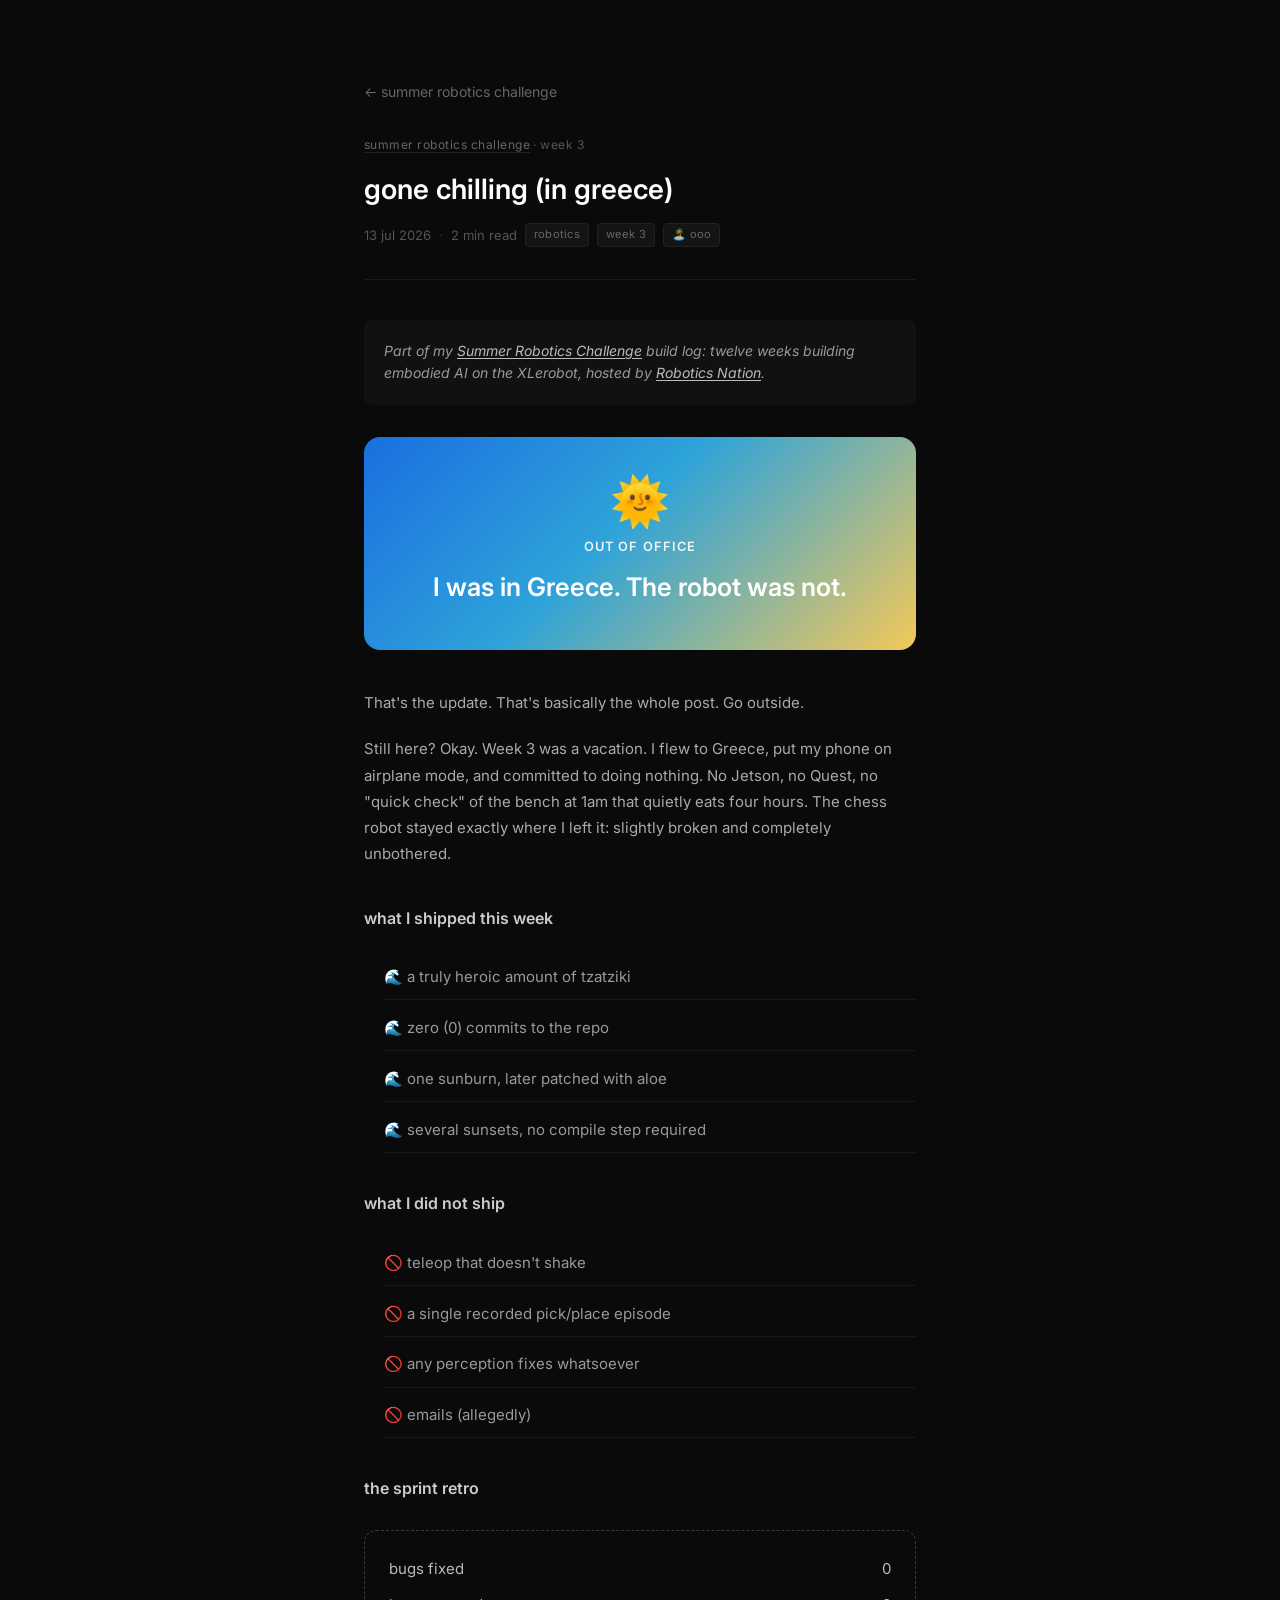
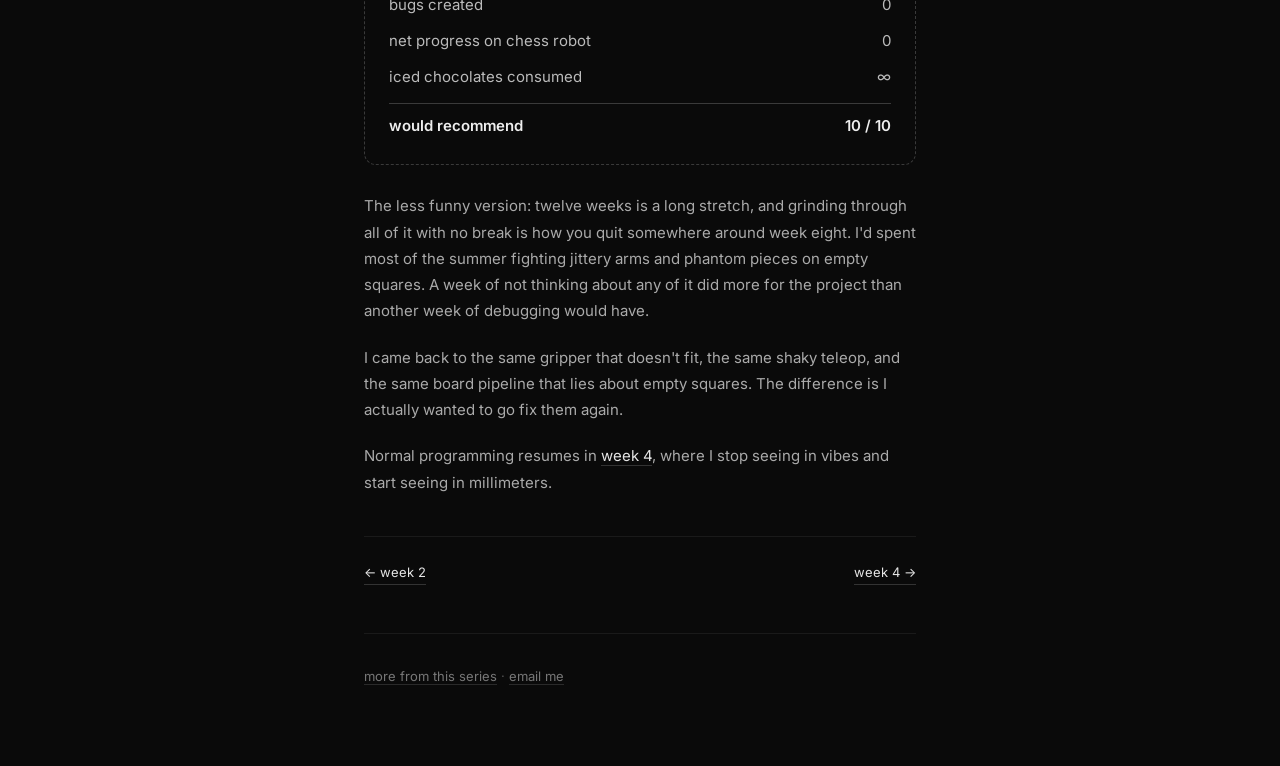
<file: blog/summer-robotics-week-3.html>
<!DOCTYPE html>
<html lang="en">
  <head>
    <meta charset="utf-8" />
    <meta name="viewport" content="width=device-width, initial-scale=1" />
    <title>Week 3: Gone Fishing (In Greece) | Anshul Mahajan</title>
    <meta
      name="description"
      content="Week 3 of the Summer Robotics Challenge: no robots, no Jetson, no chess. Just me, an island in Greece, and a strong commitment to doing absolutely nothing."
    />
    <meta name="author" content="Anshul Mahajan" />
    <meta name="robots" content="index, follow" />
    <link
      rel="canonical"
      href="https://anshulmaha.com/blog/summer-robotics-week-3"
    />

    <meta property="og:type" content="article" />
    <meta
      property="og:url"
      content="https://anshulmaha.com/blog/summer-robotics-week-3"
    />
    <meta
      property="og:title"
      content="Week 3: Gone Fishing (In Greece) | Anshul Mahajan"
    />
    <meta
      property="og:description"
      content="Week 3: I went to Greece and did not touch the robot. That's the whole update. Regular programming resumes in week 4."
    />
    <meta property="article:published_time" content="2026-07-13" />
    <meta property="article:author" content="Anshul Mahajan" />

    <link rel="preconnect" href="https://fonts.googleapis.com" />
    <link rel="preconnect" href="https://fonts.gstatic.com" crossorigin />
    <link
      href="https://fonts.googleapis.com/css2?family=Inter:wght@400;500;600&display=swap"
      rel="stylesheet"
    />
    <link rel="icon" href="../favicon.ico" />
    <link rel="stylesheet" href="../styles.css" />

    <script type="application/ld+json">
      {
        "@context": "https://schema.org",
        "@type": "BlogPosting",
        "headline": "Week 3: Gone Fishing (In Greece)",
        "author": {
          "@type": "Person",
          "name": "Anshul Mahajan",
          "url": "https://anshulmaha.com"
        },
        "datePublished": "2026-07-13",
        "description": "Week 3 of the Summer Robotics Challenge: no robots, no Jetson, no chess. Just me, an island in Greece, and a strong commitment to doing absolutely nothing.",
        "url": "https://anshulmaha.com/blog/summer-robotics-week-3",
        "isPartOf": {
          "@type": "CollectionPage",
          "name": "Summer Robotics Challenge",
          "url": "https://anshulmaha.com/blog/collections/summer-robotics-challenge"
        }
      }
    </script>

    <style>
      .vacation-hero {
        margin: 2rem 0 2.5rem;
        padding: 2.5rem 2rem;
        border-radius: 16px;
        text-align: center;
        background: linear-gradient(135deg, #1a6fe0 0%, #2ea3d9 45%, #f4c85a 100%);
        color: #fff;
        position: relative;
        overflow: hidden;
      }
      .vacation-hero .sun {
        font-size: 3rem;
        line-height: 1;
        display: block;
        margin-bottom: 0.5rem;
        animation: bob 3s ease-in-out infinite;
      }
      @media (prefers-reduced-motion: reduce) {
        .vacation-hero .sun { animation: none; }
      }
      @keyframes bob {
        0%, 100% { transform: translateY(0); }
        50% { transform: translateY(-8px); }
      }
      .vacation-hero .ooo {
        font-weight: 600;
        letter-spacing: 0.08em;
        text-transform: uppercase;
        font-size: 0.8rem;
        opacity: 0.9;
      }
      .vacation-hero .big {
        font-size: 1.6rem;
        font-weight: 600;
        margin: 0.4rem 0 0;
      }
      .vacation-list {
        list-style: none;
        padding: 0;
        margin: 1.5rem 0;
      }
      .vacation-list li {
        padding: 0.55rem 0;
        border-bottom: 1px solid rgba(255, 255, 255, 0.06);
      }
      .vacation-list li::before {
        content: "🌊 ";
      }
      .vacation-list li.did-not::before {
        content: "🚫 ";
      }
      .receipt {
        border: 1px dashed #3a3a3a;
        border-radius: 12px;
        padding: 1.25rem 1.5rem;
        margin: 1.75rem 0;
        font-family: "Inter", monospace;
      }
      .receipt-row {
        display: flex;
        justify-content: space-between;
        padding: 0.3rem 0;
        color: #bbb;
      }
      .receipt-row.total {
        border-top: 1px solid #3a3a3a;
        margin-top: 0.5rem;
        padding-top: 0.6rem;
        color: #eee;
        font-weight: 600;
      }
    </style>
  </head>
  <body>
    <div class="container">
      <a href="collections/summer-robotics-challenge.html" class="back-link"
        >← summer robotics challenge</a
      >

      <header class="article-header">
        <p class="collection-label">
          <a href="collections/summer-robotics-challenge.html"
            >summer robotics challenge</a
          >
          · week 3
        </p>
        <h1>gone chilling (in greece)</h1>
        <div class="post-meta">
          <span class="post-date">13 jul 2026</span>
          <span class="post-reading-time">2 min read</span>
          <span class="tag">robotics</span>
          <span class="tag">week 3</span>
          <span class="tag">🏝️ ooo</span>
        </div>
      </header>

      <aside class="series-note">
        Part of my
        <a href="collections/summer-robotics-challenge.html"
          >Summer Robotics Challenge</a
        >
        build log: twelve weeks building embodied AI on the XLerobot, hosted by
        <a
          href="https://www.roboticsnation.org/"
          target="_blank"
          rel="noopener noreferrer"
          >Robotics Nation</a
        >.
      </aside>

      <article class="article">
        <div class="vacation-hero">
          <span class="sun">🌞</span>
          <span class="ooo">out of office</span>
          <p class="big">I was in Greece. The robot was not.</p>
        </div>

        <p>
          That's the update. That's basically the whole post. Go outside.
        </p>

        <p>
          Still here? Okay. Week 3 was a vacation. I flew to Greece, put my
          phone on airplane mode, and committed to doing nothing. No Jetson, no
          Quest, no "quick check" of the bench at 1am that quietly eats four
          hours. The chess robot stayed exactly where I left it: slightly broken
          and completely unbothered.
        </p>

        <h2>what I shipped this week</h2>

        <ul class="vacation-list">
          <li>a truly heroic amount of tzatziki</li>
          <li>zero (0) commits to the repo</li>
          <li>one sunburn, later patched with aloe</li>
          <li>several sunsets, no compile step required</li>
        </ul>

        <h2>what I did not ship</h2>

        <ul class="vacation-list">
          <li class="did-not">teleop that doesn't shake</li>
          <li class="did-not">a single recorded pick/place episode</li>
          <li class="did-not">any perception fixes whatsoever</li>
          <li class="did-not">emails (allegedly)</li>
        </ul>

        <h2>the sprint retro</h2>

        <div class="receipt">
          <div class="receipt-row"><span>bugs fixed</span><span>0</span></div>
          <div class="receipt-row"><span>bugs created</span><span>0</span></div>
          <div class="receipt-row">
            <span>net progress on chess robot</span><span>0</span>
          </div>
          <div class="receipt-row">
            <span>iced chocolates consumed</span><span>∞</span>
          </div>
          <div class="receipt-row total">
            <span>would recommend</span><span>10 / 10</span>
          </div>
        </div>

        <p>
          The less funny version: twelve weeks is a long stretch, and grinding
          through all of it with no break is how you quit somewhere around week
          eight. I'd spent most of the summer fighting jittery arms and phantom
          pieces on empty squares. A week of not thinking about any of it did
          more for the project than another week of debugging would have.
        </p>

        <p>
          I came back to the same gripper that doesn't fit, the same shaky
          teleop, and the same board pipeline that lies about empty squares. The
          difference is I actually wanted to go fix them again.
        </p>

        <p>
          Normal programming resumes in
          <a href="summer-robotics-week-4.html">week 4</a>, where I stop seeing
          in vibes and start seeing in millimeters.
        </p>

        <nav class="week-nav" aria-label="Series navigation">
          <a
            href="summer-robotics-week-2.html"
            class="week-nav-link week-nav-prev"
            >← week 2</a
          >
          <a
            href="summer-robotics-week-4.html"
            class="week-nav-link week-nav-next"
            >week 4 →</a
          >
        </nav>
      </article>

      <footer class="article-footer">
        <p>
          <a href="collections/summer-robotics-challenge.html"
            >more from this series</a
          >
          ·
          <a href="mailto:mahajan.anshul04@gmail.com">email me</a>
        </p>
      </footer>
    </div>
  </body>
</html>
</file>
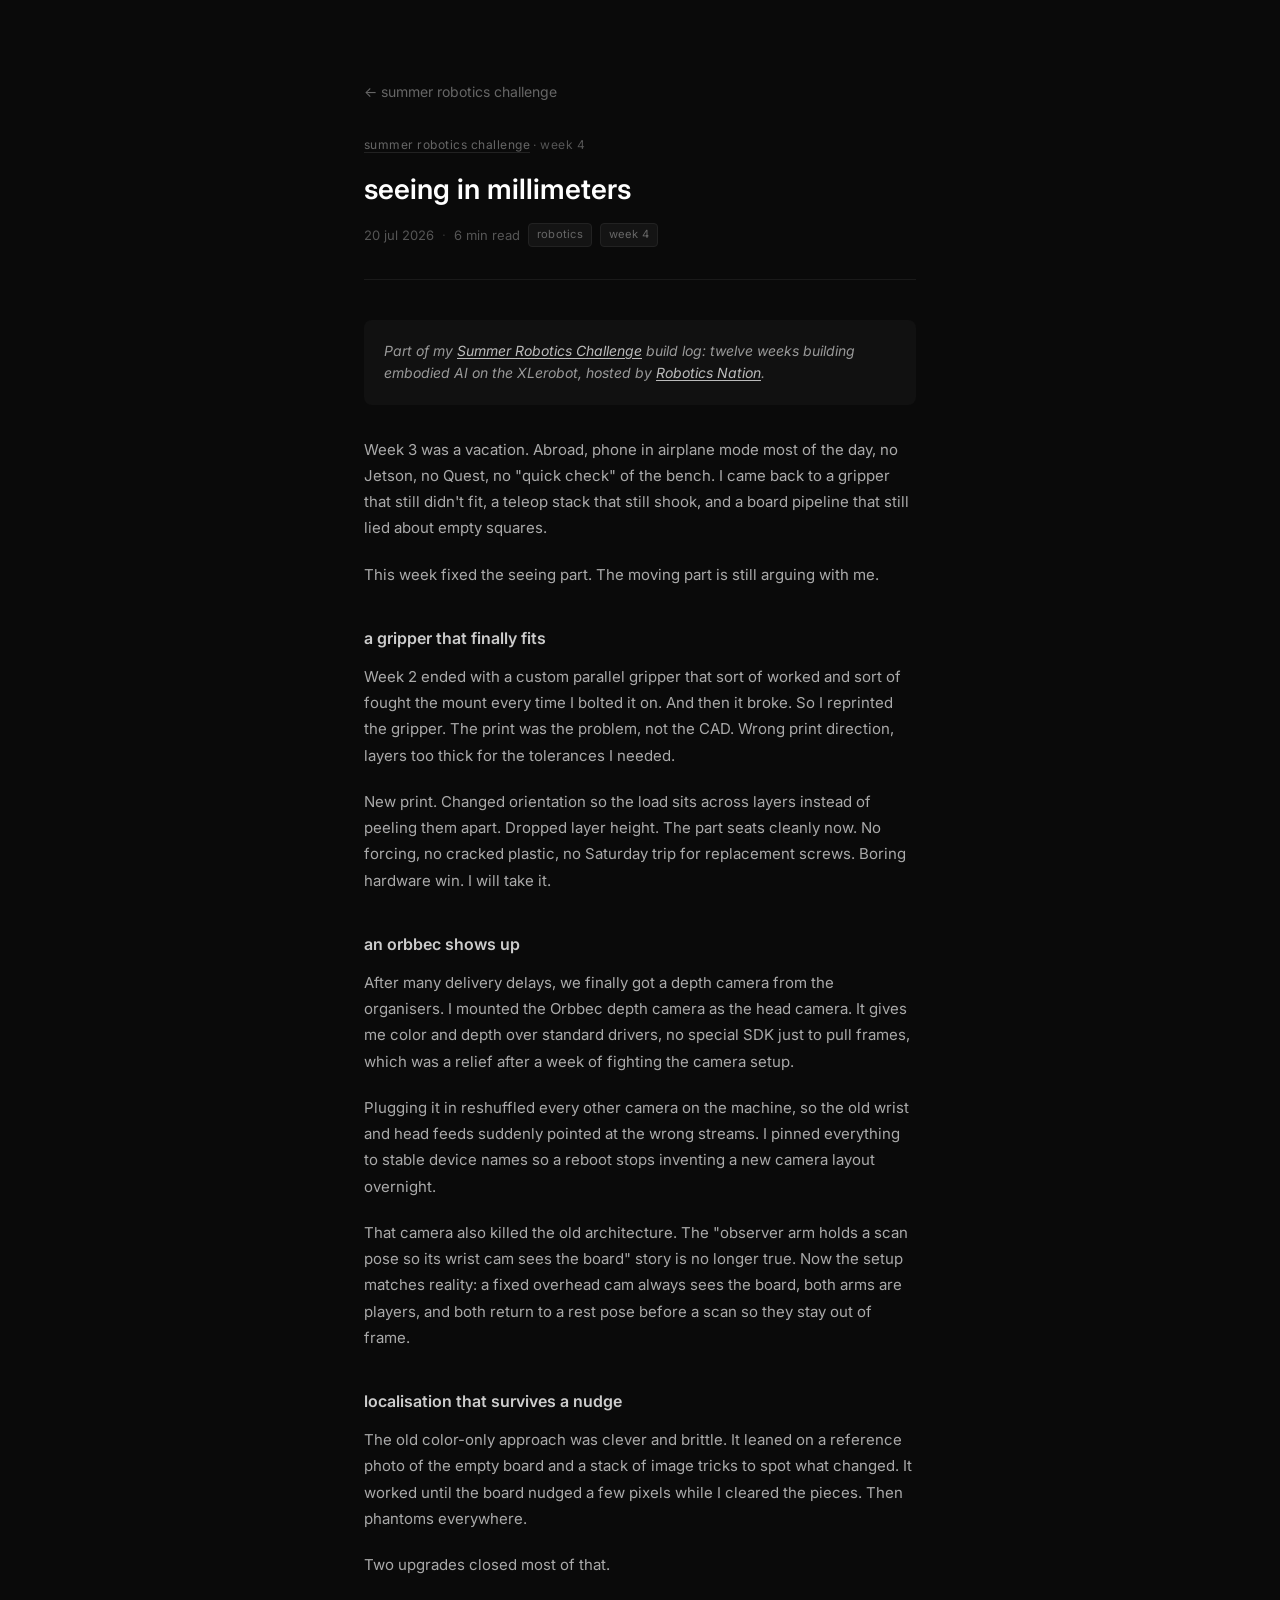
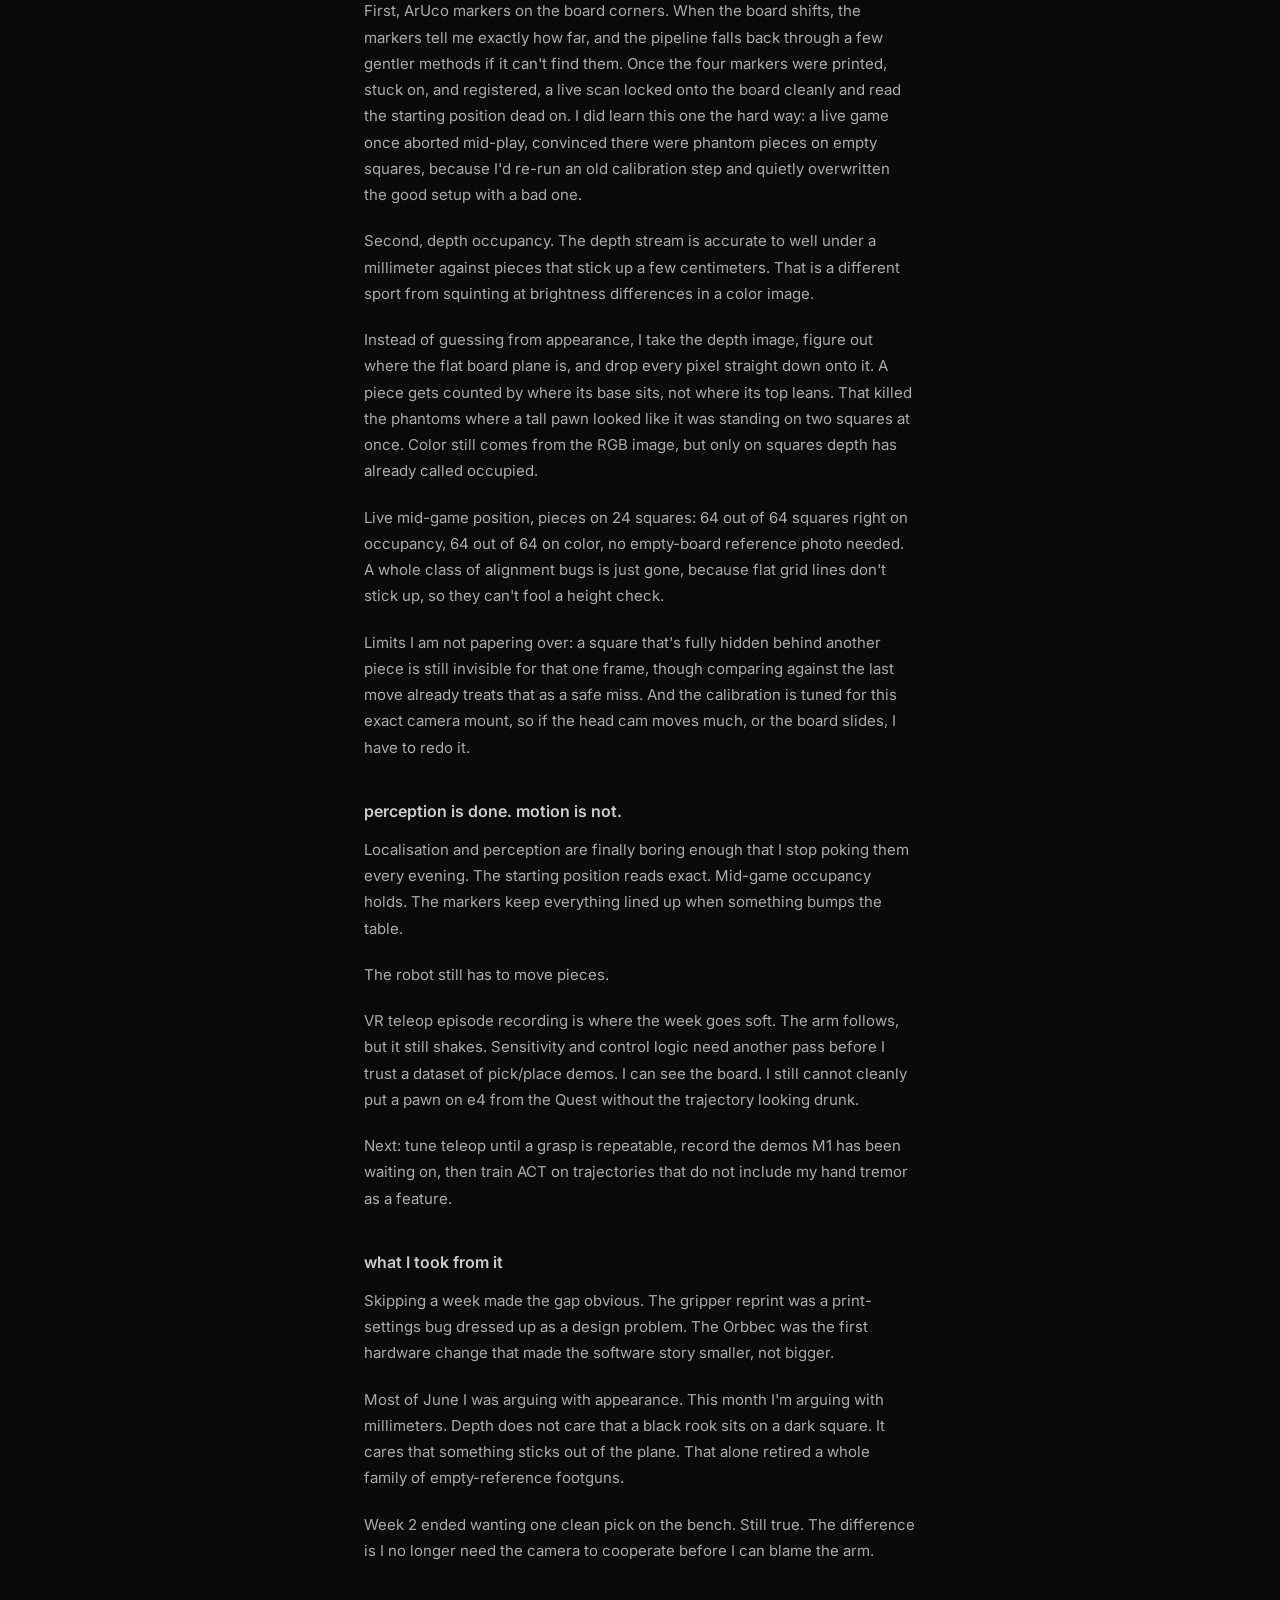
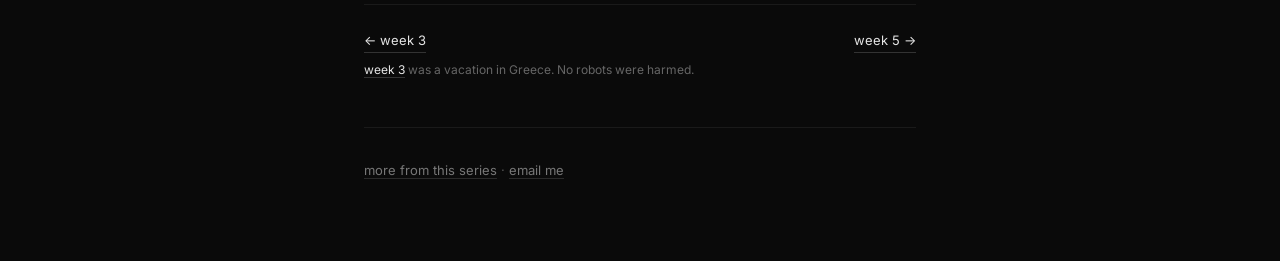
<file: blog/summer-robotics-week-4.html>
<!DOCTYPE html>
<html lang="en">
  <head>
    <meta charset="utf-8" />
    <meta name="viewport" content="width=device-width, initial-scale=1" />
    <title>Week 4: Seeing in Millimeters | Anshul Mahajan</title>
    <meta
      name="description"
      content="Week 4 of the Summer Robotics Challenge: back from vacation, a reprinted gripper, an Orbbec depth camera, and chess board perception that finally reads 64/64."
    />
    <meta name="author" content="Anshul Mahajan" />
    <meta name="robots" content="index, follow" />
    <link
      rel="canonical"
      href="https://anshulmaha.com/blog/summer-robotics-week-4"
    />

    <meta property="og:type" content="article" />
    <meta
      property="og:url"
      content="https://anshulmaha.com/blog/summer-robotics-week-4"
    />
    <meta
      property="og:title"
      content="Week 4: Seeing in Millimeters | Anshul Mahajan"
    />
    <meta
      property="og:description"
      content="Week 4: Orbbec depth camera, ArUco localization, 64/64 board reads, and VR teleop that still shakes."
    />
    <meta property="article:published_time" content="2026-07-20" />
    <meta property="article:author" content="Anshul Mahajan" />

    <link rel="preconnect" href="https://fonts.googleapis.com" />
    <link rel="preconnect" href="https://fonts.gstatic.com" crossorigin />
    <link
      href="https://fonts.googleapis.com/css2?family=Inter:wght@400;500;600&display=swap"
      rel="stylesheet"
    />
    <link rel="icon" href="../favicon.ico" />
    <link rel="stylesheet" href="../styles.css" />

    <script type="application/ld+json">
      {
        "@context": "https://schema.org",
        "@type": "BlogPosting",
        "headline": "Week 4: Seeing in Millimeters",
        "author": {
          "@type": "Person",
          "name": "Anshul Mahajan",
          "url": "https://anshulmaha.com"
        },
        "datePublished": "2026-07-20",
        "description": "Week 4 of the Summer Robotics Challenge: back from vacation, a reprinted gripper, an Orbbec depth camera, and chess board perception that finally reads 64/64.",
        "url": "https://anshulmaha.com/blog/summer-robotics-week-4",
        "isPartOf": {
          "@type": "CollectionPage",
          "name": "Summer Robotics Challenge",
          "url": "https://anshulmaha.com/blog/collections/summer-robotics-challenge"
        }
      }
    </script>
  </head>
  <body>
    <div class="container">
      <a href="collections/summer-robotics-challenge.html" class="back-link"
        >← summer robotics challenge</a
      >

      <header class="article-header">
        <p class="collection-label">
          <a href="collections/summer-robotics-challenge.html"
            >summer robotics challenge</a
          >
          · week 4
        </p>
        <h1>seeing in millimeters</h1>
        <div class="post-meta">
          <span class="post-date">20 jul 2026</span>
          <span class="post-reading-time">6 min read</span>
          <span class="tag">robotics</span>
          <span class="tag">week 4</span>
        </div>
      </header>

      <aside class="series-note">
        Part of my
        <a href="collections/summer-robotics-challenge.html"
          >Summer Robotics Challenge</a
        >
        build log: twelve weeks building embodied AI on the XLerobot, hosted by
        <a
          href="https://www.roboticsnation.org/"
          target="_blank"
          rel="noopener noreferrer"
          >Robotics Nation</a
        >.
      </aside>

      <article class="article">
        <p>
          Week 3 was a vacation. Abroad, phone in airplane mode most of the
          day, no Jetson, no Quest, no "quick check" of the bench. I came back
          to a gripper that still didn't fit, a teleop stack that still shook,
          and a board pipeline that still lied about empty squares.
        </p>

        <p>
          This week fixed the seeing part. The moving part is still arguing with
          me.
        </p>

        <h2>a gripper that finally fits</h2>

        <p>
          Week 2 ended with a custom parallel gripper that sort of worked and
          sort of fought the mount every time I bolted it on. And then it broke. So I reprinted the gripper. The print was the
          problem, not the CAD. Wrong print direction, layers too thick for the
          tolerances I needed.
        </p>

        <p>
          New print. Changed orientation so the load sits across layers instead
          of peeling them apart. Dropped layer height. The part seats cleanly
          now. No forcing, no cracked plastic, no Saturday trip for replacement
          screws. Boring hardware win. I will take it.
        </p>

        <h2>an orbbec shows up</h2>

        <p>
          After many delivery delays, we finally got a depth camera from the organisers.
          I mounted the Orbbec depth camera as the head camera. It gives me
          color and depth over standard drivers, no special SDK just to pull
          frames, which was a relief after a week of fighting the camera setup.
        </p>

        <p>
          Plugging it in reshuffled every other camera on the machine, so the
          old wrist and head feeds suddenly pointed at the wrong streams. I
          pinned everything to stable device names so a reboot stops inventing a
          new camera layout overnight.
        </p>

        <p>
          That camera also killed the old architecture. The "observer arm holds
          a scan pose so its wrist cam sees the board" story is no longer true. Now the setup matches reality: a fixed overhead
          cam always sees the board, both arms are players, and both return to a
          rest pose before a scan so they stay out of frame. 
        </p>

        <h2>localisation that survives a nudge</h2>

        <p>
          The old color-only approach was clever and brittle. It leaned on a
          reference photo of the empty board and a stack of image tricks to spot
          what changed. It worked until the board nudged a few pixels while I
          cleared the pieces. Then phantoms everywhere.
        </p>

        <p>
          Two upgrades closed most of that.
        </p>

        <p>
          First, ArUco markers on the board corners. When the board shifts, the
          markers tell me exactly how far, and the pipeline falls back through a
          few gentler methods if it can't find them. Once the four markers were
          printed, stuck on, and registered, a live scan locked onto the board
          cleanly and read the starting position dead on. I did learn this one
          the hard way: a live game once aborted mid-play, convinced there were
          phantom pieces on empty squares, because I'd re-run an old calibration
          step and quietly overwritten the good setup with a bad one.
        </p>

        <p>
          Second, depth occupancy. The depth stream is accurate to well under a
          millimeter against pieces that stick up a few centimeters. That is a
          different sport from squinting at brightness differences in a color
          image.
        </p>

        <p>
          Instead of guessing from appearance, I take the depth image, figure
          out where the flat board plane is, and drop every pixel straight down
          onto it. A piece gets counted by where its base sits, not where its
          top leans. That killed the phantoms where a tall pawn looked like it
          was standing on two squares at once. Color still comes from the RGB
          image, but only on squares depth has already called occupied.
        </p>

        <p>
          Live mid-game position, pieces on 24 squares: 64 out of 64 squares
          right on occupancy, 64 out of 64 on color, no empty-board reference
          photo needed. A whole class of alignment bugs is just gone, because
          flat grid lines don't stick up, so they can't fool a height check.
        </p>

        <p>
          Limits I am not papering over: a square that's fully hidden behind
          another piece is still invisible for that one frame, though comparing
          against the last move already treats that as a safe miss. And the
          calibration is tuned for this exact camera mount, so if the head cam
          moves much, or the board slides, I have to redo it.
        </p>

        <h2>perception is done. motion is not.</h2>

        <p>
          Localisation and perception are finally boring enough that I stop
          poking them every evening. The starting position reads exact.
          Mid-game occupancy holds. The markers keep everything lined up when
          something bumps the table.
        </p>

        <p>
          The robot still has to move pieces.
        </p>

        <p>
          VR teleop episode recording is where the week goes soft. The arm
          follows, but it still shakes. Sensitivity and control logic need
          another pass before I trust a dataset of pick/place demos. I can see
          the board. I still cannot cleanly put a pawn on e4 from the Quest
          without the trajectory looking drunk.
        </p>

        <p>
          Next: tune teleop until a grasp is repeatable, record the demos M1
          has been waiting on, then train ACT on trajectories that do not
          include my hand tremor as a feature.
        </p>

        <h2>what I took from it</h2>

        <p>
          Skipping a week made the gap obvious. The gripper reprint was a
          print-settings bug dressed up as a design problem. The Orbbec was the
          first hardware change that made the software story smaller, not
          bigger.
        </p>

        <p>
          Most of June I was arguing with appearance. This month I'm arguing
          with millimeters. Depth does not care that a black rook sits on a dark
          square. It cares that something sticks out of the plane. That alone
          retired a whole family of empty-reference footguns.
        </p>

        <p>
          Week 2 ended wanting one clean pick on the bench. Still true. The
          difference is I no longer need the camera to cooperate before I can
          blame the arm.
        </p>

        <nav class="week-nav" aria-label="Series navigation">
          <a href="summer-robotics-week-3.html" class="week-nav-link week-nav-prev"
            >← week 3</a
          >
          <a href="summer-robotics-week-5.html" class="week-nav-link week-nav-next"
            >week 5 →</a
          >
        </nav>
        <p class="chart-card-note" style="margin-top: 0.5rem">
          <a href="summer-robotics-week-3.html">week 3</a> was a vacation in
          Greece. No robots were harmed.
        </p>
      </article>

      <footer class="article-footer">
        <p>
          <a href="collections/summer-robotics-challenge.html"
            >more from this series</a
          >
          ·
          <a href="mailto:mahajan.anshul04@gmail.com">email me</a>
        </p>
      </footer>
    </div>
  </body>
</html>
</file>
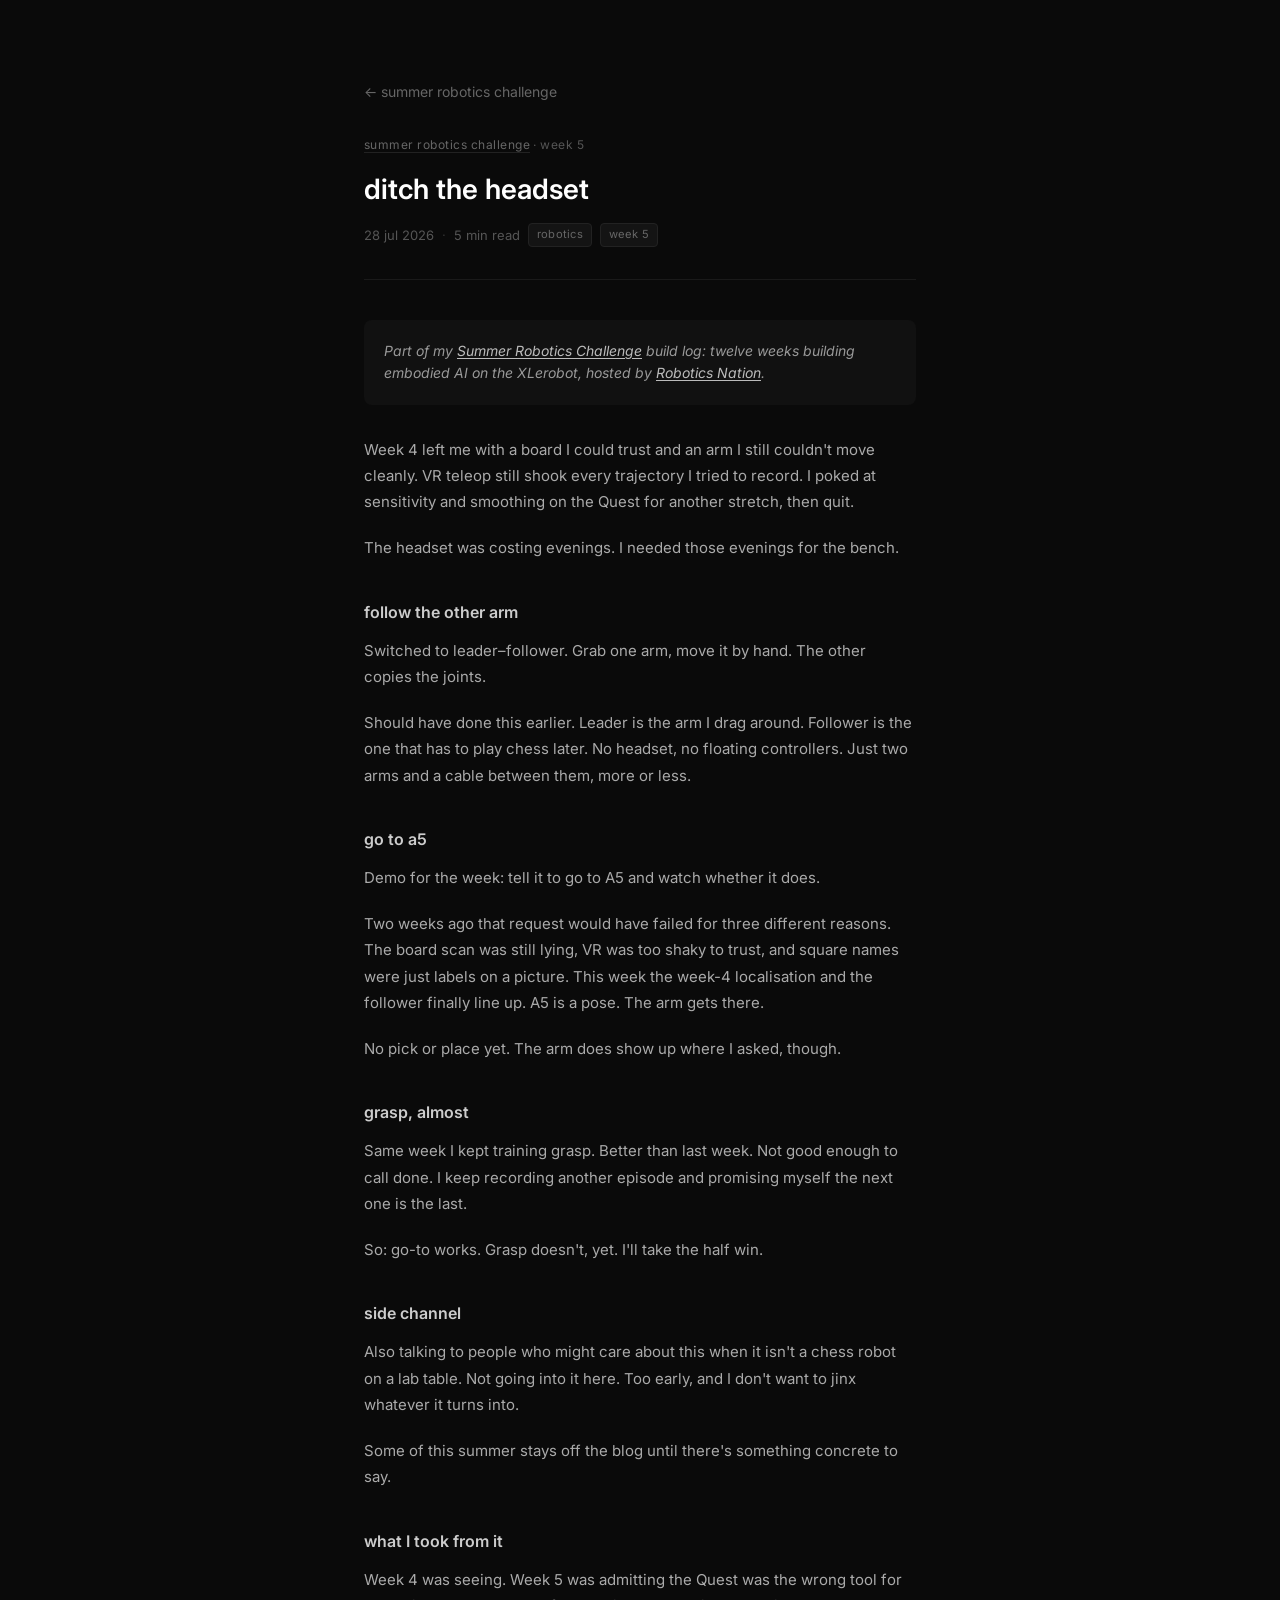
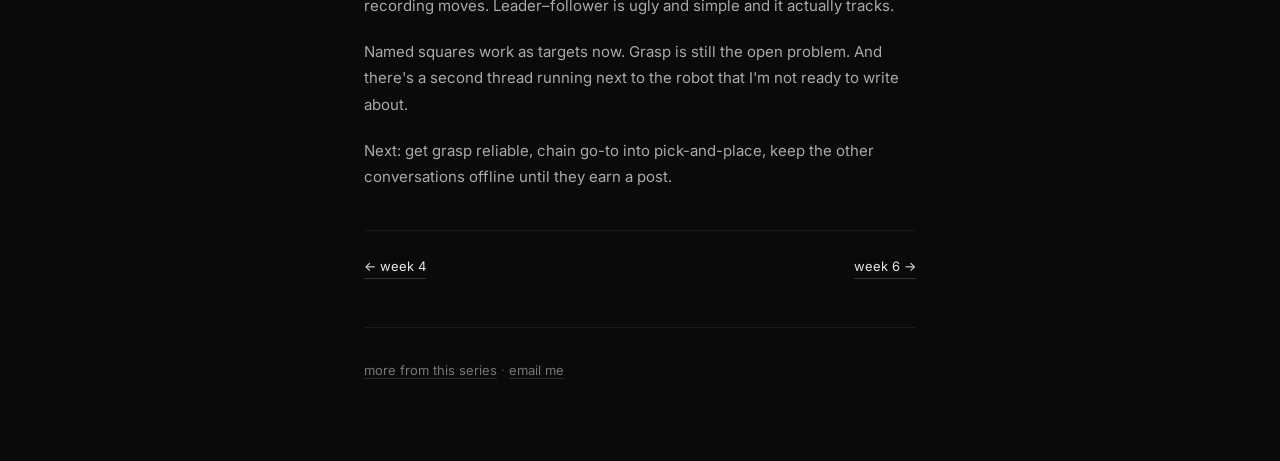
<file: blog/summer-robotics-week-5.html>
<!DOCTYPE html>
<html lang="en">
  <head>
    <meta charset="utf-8" />
    <meta name="viewport" content="width=device-width, initial-scale=1" />
    <title>Week 5: Ditch the Headset | Anshul Mahajan</title>
    <meta
      name="description"
      content="Week 5 of the Summer Robotics Challenge: ditch shaky VR teleop for leader–follower, get go-to-A5 working, keep training grasp, and talk to people off the record."
    />
    <meta name="author" content="Anshul Mahajan" />
    <meta name="robots" content="index, follow" />
    <link
      rel="canonical"
      href="https://anshulmaha.com/blog/summer-robotics-week-5"
    />

    <meta property="og:type" content="article" />
    <meta
      property="og:url"
      content="https://anshulmaha.com/blog/summer-robotics-week-5"
    />
    <meta
      property="og:title"
      content="Week 5: Ditch the Headset | Anshul Mahajan"
    />
    <meta
      property="og:description"
      content="Week 5: leader–follower instead of VR, go to A5 works, grasp training in progress, quiet conversations I am not ready to name."
    />
    <meta property="article:published_time" content="2026-07-28" />
    <meta property="article:author" content="Anshul Mahajan" />

    <link rel="preconnect" href="https://fonts.googleapis.com" />
    <link rel="preconnect" href="https://fonts.gstatic.com" crossorigin />
    <link
      href="https://fonts.googleapis.com/css2?family=Inter:wght@400;500;600&display=swap"
      rel="stylesheet"
    />
    <link rel="icon" href="../favicon.ico" />
    <link rel="stylesheet" href="../styles.css" />

    <script type="application/ld+json">
      {
        "@context": "https://schema.org",
        "@type": "BlogPosting",
        "headline": "Week 5: Ditch the Headset",
        "author": {
          "@type": "Person",
          "name": "Anshul Mahajan",
          "url": "https://anshulmaha.com"
        },
        "datePublished": "2026-07-28",
        "description": "Week 5 of the Summer Robotics Challenge: ditch shaky VR teleop for leader–follower, get go-to-A5 working, keep training grasp, and talk to people off the record.",
        "url": "https://anshulmaha.com/blog/summer-robotics-week-5",
        "isPartOf": {
          "@type": "CollectionPage",
          "name": "Summer Robotics Challenge",
          "url": "https://anshulmaha.com/blog/collections/summer-robotics-challenge"
        }
      }
    </script>
  </head>
  <body>
    <div class="container">
      <a href="collections/summer-robotics-challenge.html" class="back-link"
        >← summer robotics challenge</a
      >

      <header class="article-header">
        <p class="collection-label">
          <a href="collections/summer-robotics-challenge.html"
            >summer robotics challenge</a
          >
          · week 5
        </p>
        <h1>ditch the headset</h1>
        <div class="post-meta">
          <span class="post-date">28 jul 2026</span>
          <span class="post-reading-time">5 min read</span>
          <span class="tag">robotics</span>
          <span class="tag">week 5</span>
        </div>
      </header>

      <aside class="series-note">
        Part of my
        <a href="collections/summer-robotics-challenge.html"
          >Summer Robotics Challenge</a
        >
        build log: twelve weeks building embodied AI on the XLerobot, hosted by
        <a
          href="https://www.roboticsnation.org/"
          target="_blank"
          rel="noopener noreferrer"
          >Robotics Nation</a
        >.
      </aside>

      <article class="article">
        <p>
          Week 4 left me with a board I could trust and an arm I still couldn't
          move cleanly. VR teleop still shook every trajectory I tried to
          record. I poked at sensitivity and smoothing on the Quest for another
          stretch, then quit.
        </p>

        <p>
          The headset was costing evenings. I needed those evenings for the
          bench.
        </p>

        <h2>follow the other arm</h2>

        <p>
          Switched to leader–follower. Grab one arm, move it by hand. The other
          copies the joints.
        </p>

        <p>
          Should have done this earlier. Leader is the arm I drag around.
          Follower is the one that has to play chess later. No headset, no
          floating controllers. Just two arms and a cable between them, more or
          less.
        </p>

        <h2>go to a5</h2>

        <p>
          Demo for the week: tell it to go to A5 and watch whether it does.
        </p>

        <p>
          Two weeks ago that request would have failed for three different
          reasons. The board scan was still lying, VR was too shaky to trust,
          and square names were just labels on a picture. This week the week-4
          localisation and the follower finally line up. A5 is a pose. The arm
          gets there.
        </p>

        <p>
          No pick or place yet. The arm does show up where I asked, though.
        </p>

        <h2>grasp, almost</h2>

        <p>
          Same week I kept training grasp. Better than last week. Not good
          enough to call done. I keep recording another episode and promising
          myself the next one is the last.
        </p>

        <p>
          So: go-to works. Grasp doesn't, yet. I'll take the half win.
        </p>

        <h2>side channel</h2>

        <p>
          Also talking to people who might care about this when it isn't a chess
          robot on a lab table. Not going into it here. Too early, and I don't
          want to jinx whatever it turns into.
        </p>

        <p>
          Some of this summer stays off the blog until there's something
          concrete to say.
        </p>

        <h2>what I took from it</h2>

        <p>
          Week 4 was seeing. Week 5 was admitting the Quest was the wrong tool
          for recording moves. Leader–follower is ugly and simple and it
          actually tracks.
        </p>

        <p>
          Named squares work as targets now. Grasp is still the open problem.
          And there's a second thread running next to the robot that I'm not
          ready to write about.
        </p>

        <p>
          Next: get grasp reliable, chain go-to into pick-and-place, keep the
          other conversations offline until they earn a post.
        </p>

        <nav class="week-nav" aria-label="Series navigation">
          <a href="summer-robotics-week-4.html" class="week-nav-link week-nav-prev"
            >← week 4</a
          >
          <a href="summer-robotics-week-6.html" class="week-nav-link week-nav-next"
            >week 6 →</a
          >
        </nav>
      </article>

      <footer class="article-footer">
        <p>
          <a href="collections/summer-robotics-challenge.html"
            >more from this series</a
          >
          ·
          <a href="mailto:mahajan.anshul04@gmail.com">email me</a>
        </p>
      </footer>
    </div>
  </body>
</html>
</file>
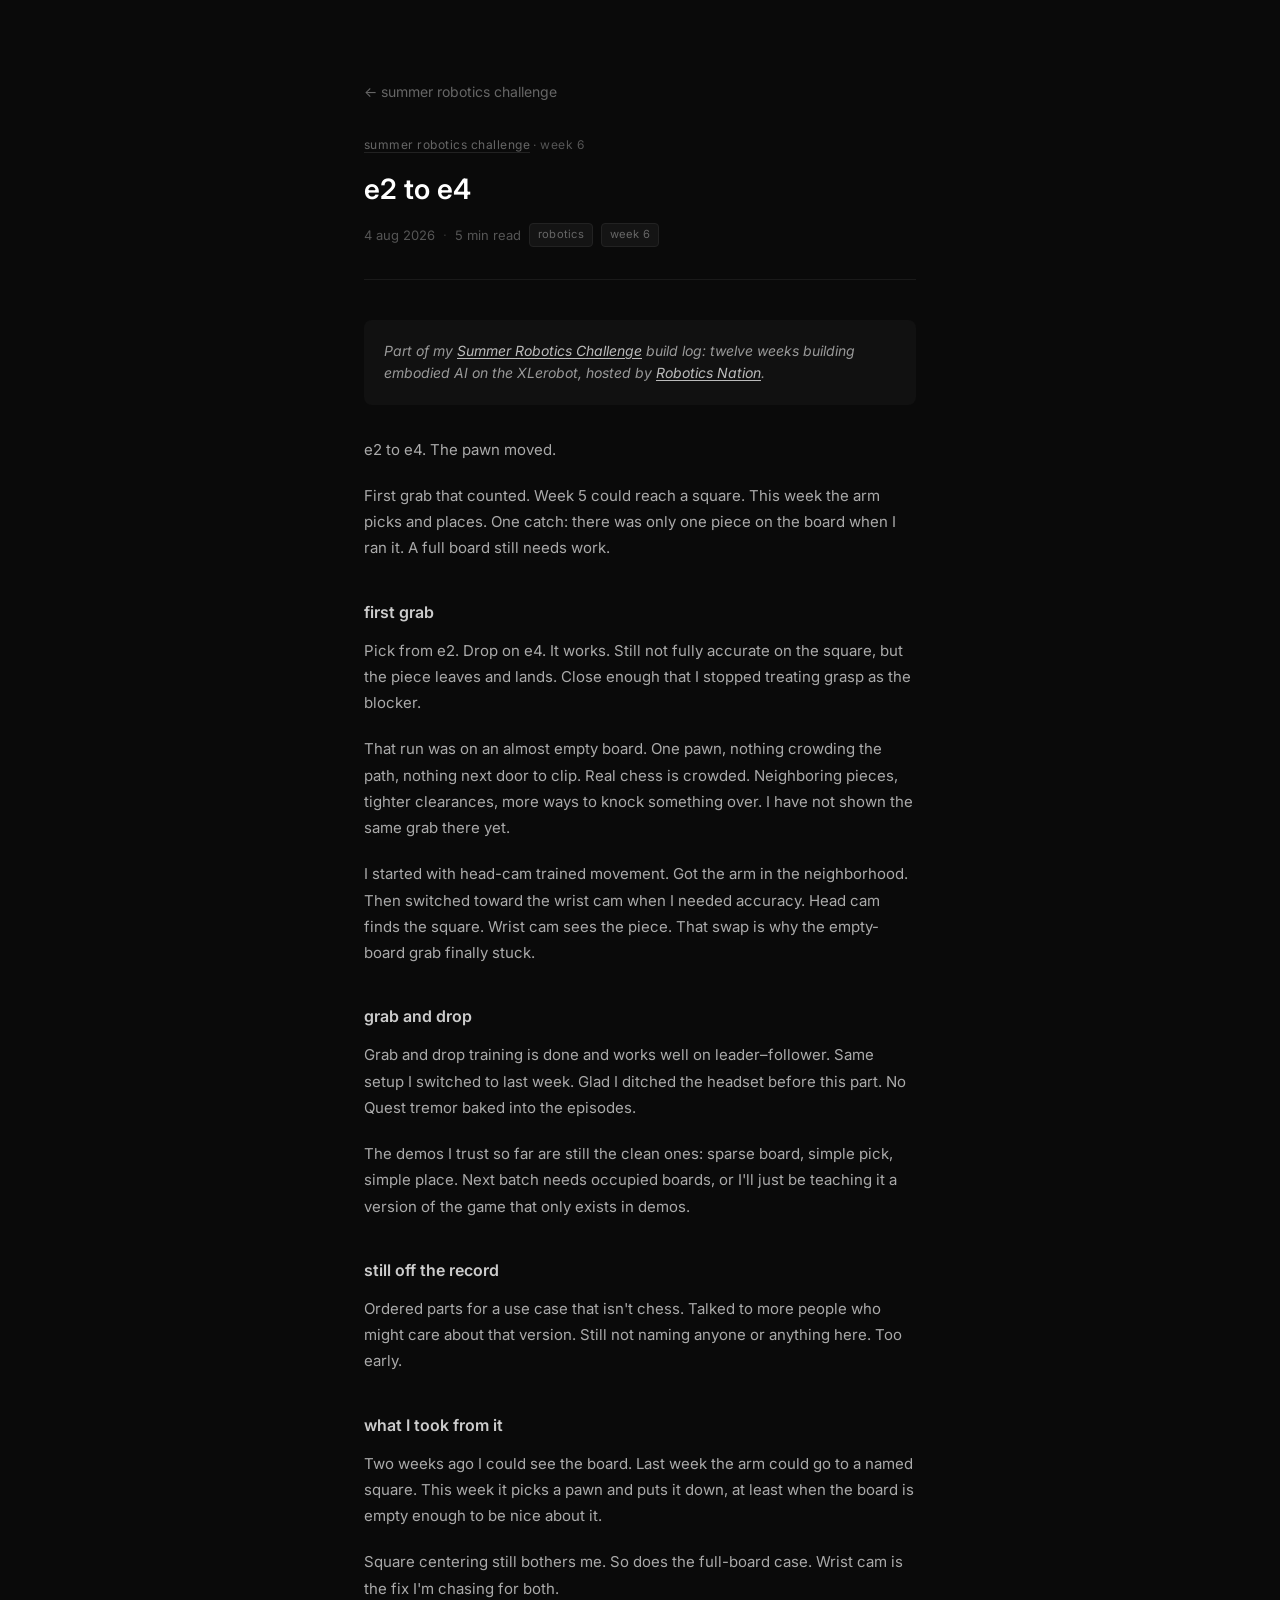
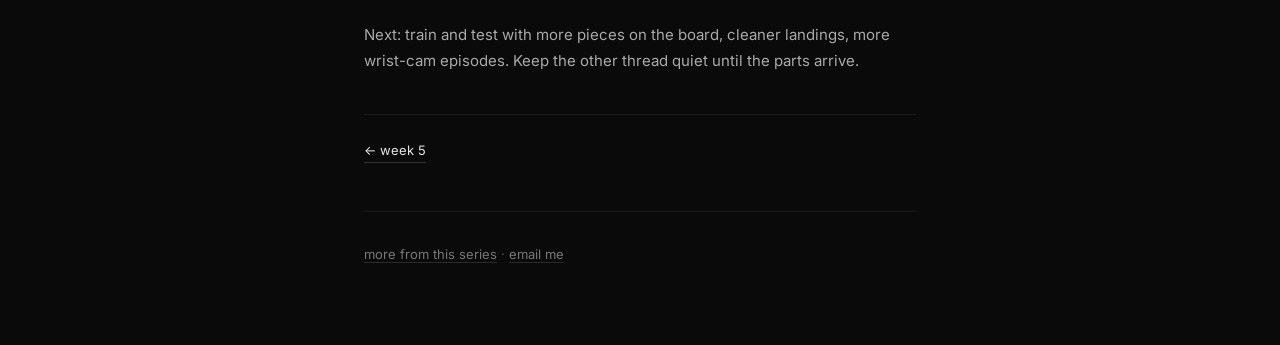
<file: blog/summer-robotics-week-6.html>
<!DOCTYPE html>
<html lang="en">
  <head>
    <meta charset="utf-8" />
    <meta name="viewport" content="width=device-width, initial-scale=1" />
    <title>Week 6: E2 to E4 | Anshul Mahajan</title>
    <meta
      name="description"
      content="Week 6 of the Summer Robotics Challenge: first e2→e4 grab on a near-empty board, wrist cam for accuracy, grab-and-drop on leader–follower, full board still next."
    />
    <meta name="author" content="Anshul Mahajan" />
    <meta name="robots" content="index, follow" />
    <link
      rel="canonical"
      href="https://anshulmaha.com/blog/summer-robotics-week-6"
    />

    <meta property="og:type" content="article" />
    <meta
      property="og:url"
      content="https://anshulmaha.com/blog/summer-robotics-week-6"
    />
    <meta
      property="og:title"
      content="Week 6: E2 to E4 | Anshul Mahajan"
    />
    <meta
      property="og:description"
      content="Week 6: first e2→e4 grab with one piece on the board, wrist cam for accuracy, full board still unfinished."
    />
    <meta property="article:published_time" content="2026-08-04" />
    <meta property="article:author" content="Anshul Mahajan" />

    <link rel="preconnect" href="https://fonts.googleapis.com" />
    <link rel="preconnect" href="https://fonts.gstatic.com" crossorigin />
    <link
      href="https://fonts.googleapis.com/css2?family=Inter:wght@400;500;600&display=swap"
      rel="stylesheet"
    />
    <link rel="icon" href="../favicon.ico" />
    <link rel="stylesheet" href="../styles.css" />

    <script type="application/ld+json">
      {
        "@context": "https://schema.org",
        "@type": "BlogPosting",
        "headline": "Week 6: E2 to E4",
        "author": {
          "@type": "Person",
          "name": "Anshul Mahajan",
          "url": "https://anshulmaha.com"
        },
        "datePublished": "2026-08-04",
        "description": "Week 6 of the Summer Robotics Challenge: first e2→e4 grab on a near-empty board, wrist cam for accuracy, grab-and-drop on leader–follower, full board still next.",
        "url": "https://anshulmaha.com/blog/summer-robotics-week-6",
        "isPartOf": {
          "@type": "CollectionPage",
          "name": "Summer Robotics Challenge",
          "url": "https://anshulmaha.com/blog/collections/summer-robotics-challenge"
        }
      }
    </script>
  </head>
  <body>
    <div class="container">
      <a href="collections/summer-robotics-challenge.html" class="back-link"
        >← summer robotics challenge</a
      >

      <header class="article-header">
        <p class="collection-label">
          <a href="collections/summer-robotics-challenge.html"
            >summer robotics challenge</a
          >
          · week 6
        </p>
        <h1>e2 to e4</h1>
        <div class="post-meta">
          <span class="post-date">4 aug 2026</span>
          <span class="post-reading-time">5 min read</span>
          <span class="tag">robotics</span>
          <span class="tag">week 6</span>
        </div>
      </header>

      <aside class="series-note">
        Part of my
        <a href="collections/summer-robotics-challenge.html"
          >Summer Robotics Challenge</a
        >
        build log: twelve weeks building embodied AI on the XLerobot, hosted by
        <a
          href="https://www.roboticsnation.org/"
          target="_blank"
          rel="noopener noreferrer"
          >Robotics Nation</a
        >.
      </aside>

      <article class="article">
        <p>
          e2 to e4. The pawn moved.
        </p>

        <p>
          First grab that counted. Week 5 could reach a square. This week the
          arm picks and places. One catch: there was only one piece on the board
          when I ran it. A full board still needs work.
        </p>

        <h2>first grab</h2>

        <p>
          Pick from e2. Drop on e4. It works. Still not fully accurate on the
          square, but the piece leaves and lands. Close enough that I stopped
          treating grasp as the blocker.
        </p>

        <p>
          That run was on an almost empty board. One pawn, nothing crowding the
          path, nothing next door to clip. Real chess is crowded. Neighboring
          pieces, tighter clearances, more ways to knock something over. I have
          not shown the same grab there yet.
        </p>

        <p>
          I started with head-cam trained movement. Got the arm in the
          neighborhood. Then switched toward the wrist cam when I needed
          accuracy. Head cam finds the square. Wrist cam sees the piece. That
          swap is why the empty-board grab finally stuck.
        </p>

        <h2>grab and drop</h2>

        <p>
          Grab and drop training is done and works well on leader–follower.
          Same setup I switched to last week. Glad I ditched the headset before
          this part. No Quest tremor baked into the episodes.
        </p>

        <p>
          The demos I trust so far are still the clean ones: sparse board,
          simple pick, simple place. Next batch needs occupied boards, or I'll
          just be teaching it a version of the game that only exists in demos.
        </p>

        <h2>still off the record</h2>

        <p>
          Ordered parts for a use case that isn't chess. Talked to more people
          who might care about that version. Still not naming anyone or anything
          here. Too early.
        </p>

        <h2>what I took from it</h2>

        <p>
          Two weeks ago I could see the board. Last week the arm could go to a
          named square. This week it picks a pawn and puts it down, at least
          when the board is empty enough to be nice about it.
        </p>

        <p>
          Square centering still bothers me. So does the full-board case. Wrist
          cam is the fix I'm chasing for both.
        </p>

        <p>
          Next: train and test with more pieces on the board, cleaner landings,
          more wrist-cam episodes. Keep the other thread quiet until the parts
          arrive.
        </p>

        <nav class="week-nav" aria-label="Series navigation">
          <a href="summer-robotics-week-5.html" class="week-nav-link week-nav-prev"
            >← week 5</a
          >
        </nav>
      </article>

      <footer class="article-footer">
        <p>
          <a href="collections/summer-robotics-challenge.html"
            >more from this series</a
          >
          ·
          <a href="mailto:mahajan.anshul04@gmail.com">email me</a>
        </p>
      </footer>
    </div>
  </body>
</html>
</file>
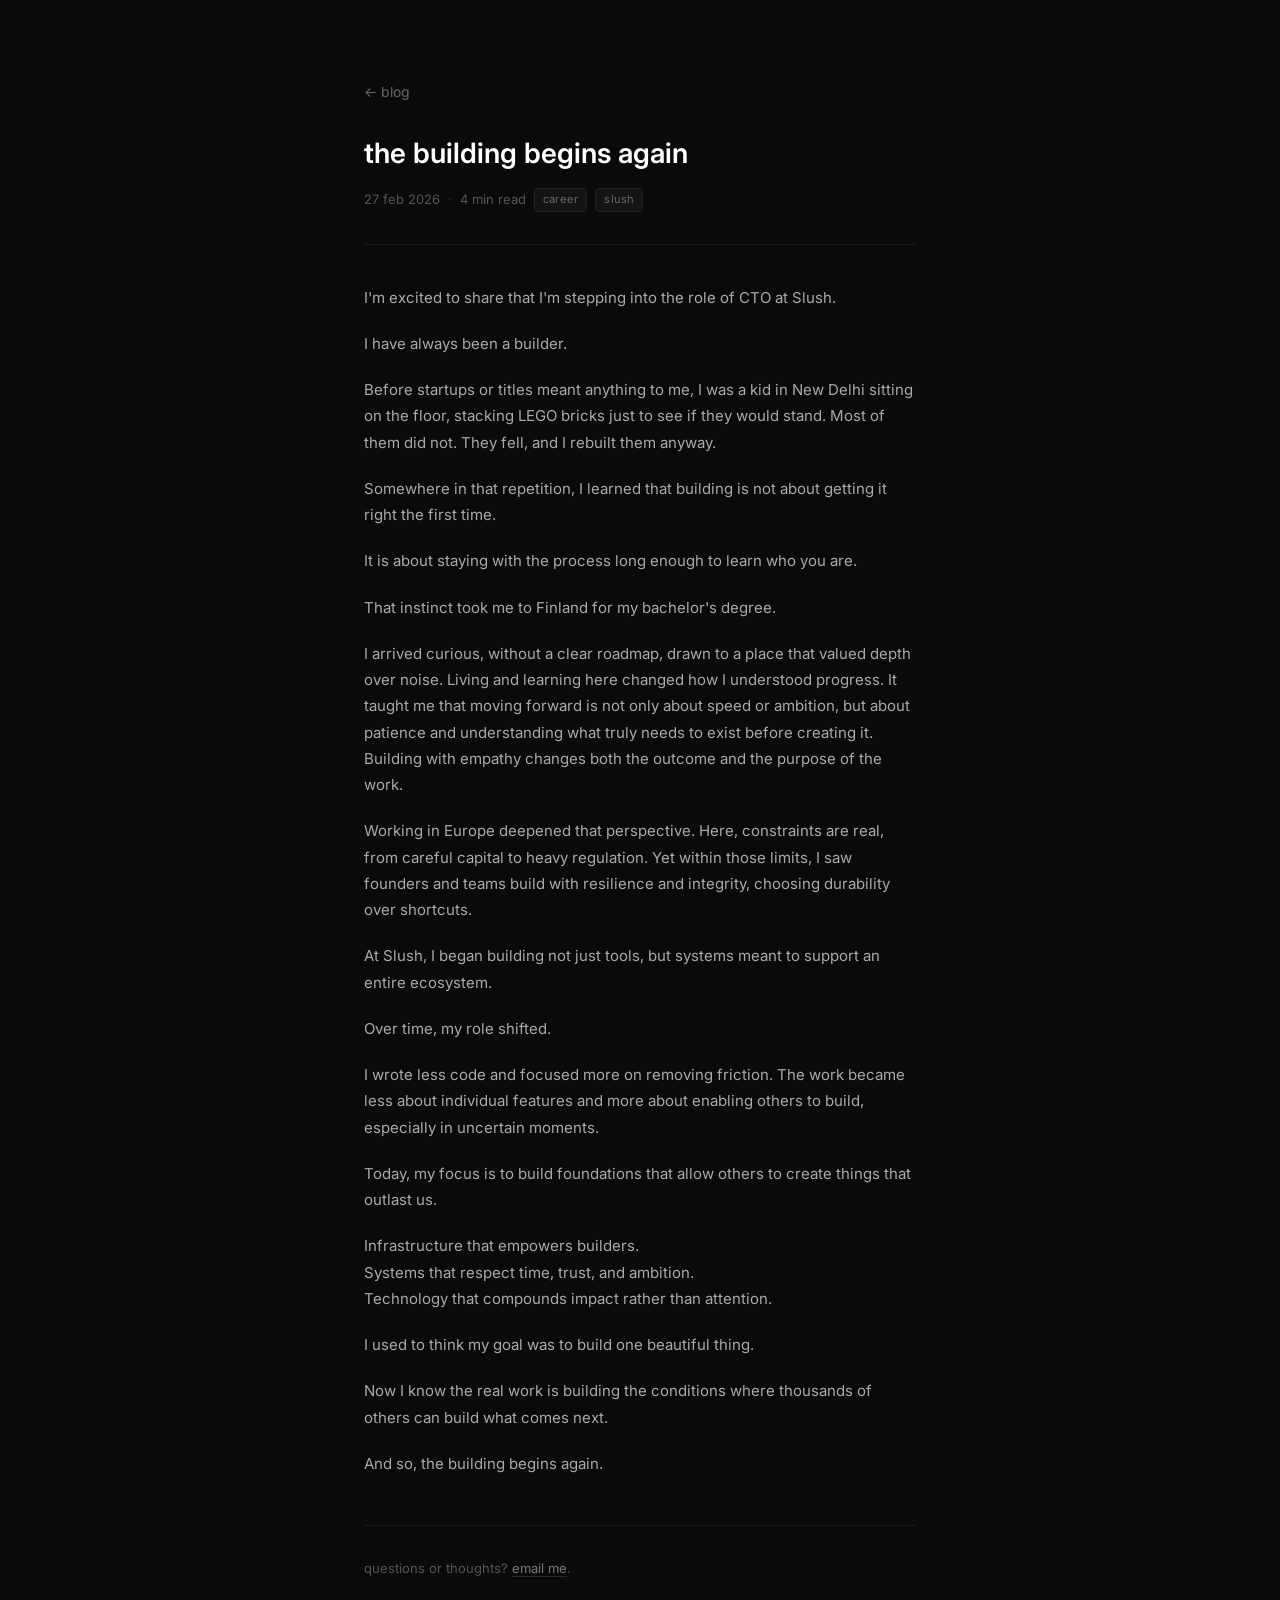
<file: blog/the-building-begins-again.html>
<!DOCTYPE html>
<html lang="en">
  <head>
    <meta charset="utf-8" />
    <meta name="viewport" content="width=device-width, initial-scale=1" />
    <title>The Building Begins Again — Anshul Mahajan</title>
    <meta
      name="description"
      content="I'm stepping into the role of CTO at Slush — on building from LEGO bricks in New Delhi to creating foundations where thousands of others can build what comes next."
    />
    <meta name="author" content="Anshul Mahajan" />
    <meta name="robots" content="index, follow" />
    <link
      rel="canonical"
      href="https://anshulmaha.com/blog/the-building-begins-again"
    />

    <meta property="og:type" content="article" />
    <meta
      property="og:url"
      content="https://anshulmaha.com/blog/the-building-begins-again"
    />
    <meta property="og:title" content="The Building Begins Again — Anshul Mahajan" />
    <meta
      property="og:description"
      content="I'm stepping into the role of CTO at Slush — on building foundations where thousands of others can build what comes next."
    />
    <meta property="article:published_time" content="2026-02-27" />
    <meta property="article:author" content="Anshul Mahajan" />

    <link rel="preconnect" href="https://fonts.googleapis.com" />
    <link rel="preconnect" href="https://fonts.gstatic.com" crossorigin />
    <link
      href="https://fonts.googleapis.com/css2?family=Inter:wght@400;500;600&display=swap"
      rel="stylesheet"
    />
    <link rel="icon" href="../favicon.ico" />
    <link rel="stylesheet" href="../styles.css" />

    <script type="application/ld+json">
      {
        "@context": "https://schema.org",
        "@type": "BlogPosting",
        "headline": "The Building Begins Again",
        "author": {
          "@type": "Person",
          "name": "Anshul Mahajan",
          "url": "https://anshulmaha.com"
        },
        "datePublished": "2026-02-27",
        "description": "I'm stepping into the role of CTO at Slush — on building foundations where thousands of others can build what comes next.",
        "url": "https://anshulmaha.com/blog/the-building-begins-again"
      }
    </script>
  </head>
  <body>
    <div class="container">
      <a href="../blog.html" class="back-link">← blog</a>

      <header class="article-header">
        <h1>the building begins again</h1>
        <div class="post-meta">
          <span class="post-date">27 feb 2026</span>
          <span class="post-reading-time">4 min read</span>
          <span class="tag">career</span>
          <span class="tag">slush</span>
        </div>
      </header>

      <article class="article">
        <p>
          I'm excited to share that I'm stepping into the role of CTO at Slush.
        </p>

        <p>I have always been a builder.</p>

        <p>
          Before startups or titles meant anything to me, I was a kid in New
          Delhi sitting on the floor, stacking LEGO bricks just to see if they
          would stand. Most of them did not. They fell, and I rebuilt them
          anyway.
        </p>

        <p>
          Somewhere in that repetition, I learned that building is not about
          getting it right the first time.
        </p>

        <p>
          It is about staying with the process long enough to learn who you
          are.
        </p>

        <p>That instinct took me to Finland for my bachelor's degree.</p>

        <p>
          I arrived curious, without a clear roadmap, drawn to a place that
          valued depth over noise. Living and learning here changed how I
          understood progress. It taught me that moving forward is not only
          about speed or ambition, but about patience and understanding what
          truly needs to exist before creating it. Building with empathy changes
          both the outcome and the purpose of the work.
        </p>

        <p>
          Working in Europe deepened that perspective. Here, constraints are
          real, from careful capital to heavy regulation. Yet within those
          limits, I saw founders and teams build with resilience and integrity,
          choosing durability over shortcuts.
        </p>

        <p>
          At Slush, I began building not just tools, but systems meant to
          support an entire ecosystem.
        </p>

        <p>Over time, my role shifted.</p>

        <p>
          I wrote less code and focused more on removing friction. The work
          became less about individual features and more about enabling others
          to build, especially in uncertain moments.
        </p>

        <p>
          Today, my focus is to build foundations that allow others to create
          things that outlast us.
        </p>

        <p>
          Infrastructure that empowers builders.<br />
          Systems that respect time, trust, and ambition.<br />
          Technology that compounds impact rather than attention.
        </p>

        <p>I used to think my goal was to build one beautiful thing.</p>

        <p>
          Now I know the real work is building the conditions where thousands
          of others can build what comes next.
        </p>

        <p>And so, the building begins again.</p>
      </article>

      <footer class="article-footer">
        <p>
          questions or thoughts?
          <a href="mailto:mahajan.anshul04@gmail.com">email me</a>.
        </p>
      </footer>
    </div>
  </body>
</html>
</file>
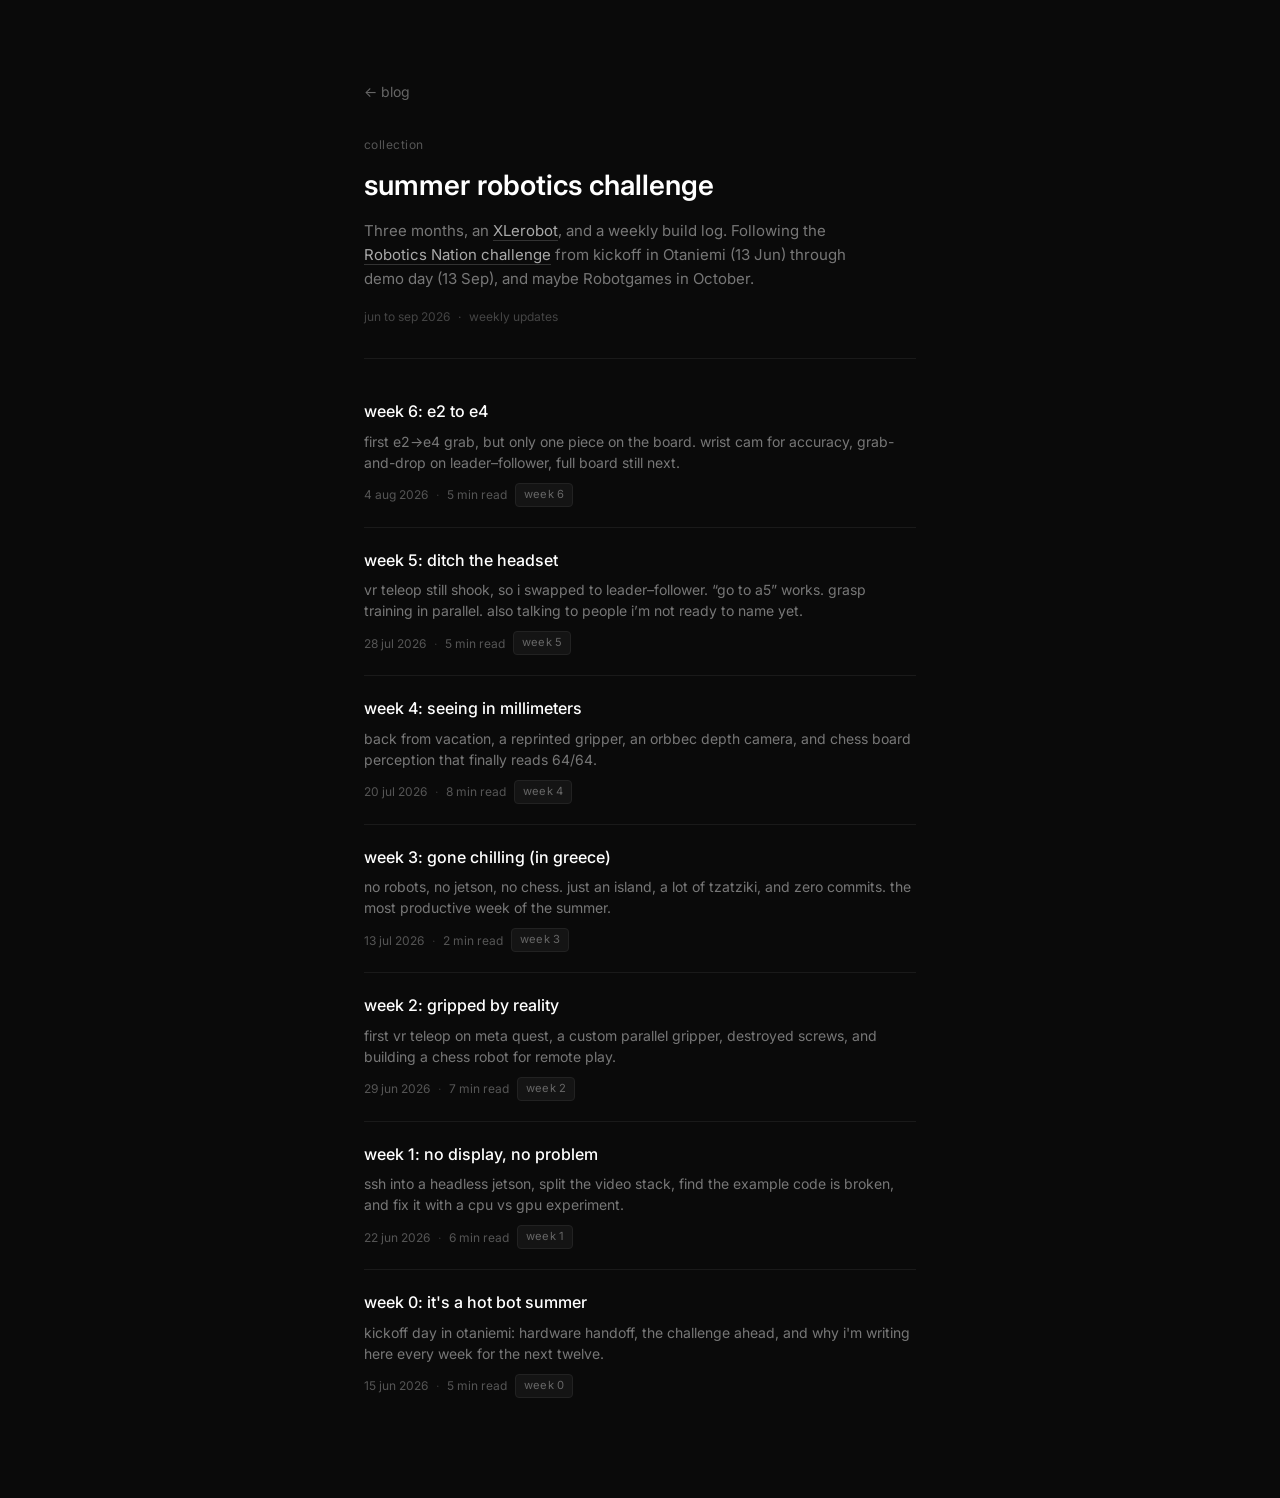
<file: blog/collections/summer-robotics-challenge.html>
<!DOCTYPE html>
<html lang="en">
  <head>
    <meta charset="utf-8" />
    <meta name="viewport" content="width=device-width, initial-scale=1" />
    <title>Summer Robotics Challenge | Anshul Mahajan</title>
    <meta
      name="description"
      content="A weekly build log for the Summer Robotics Challenge: three months building embodied AI on the XLerobot platform in Otaniemi."
    />
    <meta name="author" content="Anshul Mahajan" />
    <meta name="robots" content="index, follow" />
    <link
      rel="canonical"
      href="https://anshulmaha.com/blog/collections/summer-robotics-challenge"
    />

    <meta property="og:type" content="website" />
    <meta
      property="og:url"
      content="https://anshulmaha.com/blog/collections/summer-robotics-challenge"
    />
    <meta property="og:title" content="Summer Robotics Challenge | Anshul Mahajan" />
    <meta
      property="og:description"
      content="A weekly build log for the Summer Robotics Challenge: three months building embodied AI on the XLerobot platform."
    />

    <link rel="preconnect" href="https://fonts.googleapis.com" />
    <link rel="preconnect" href="https://fonts.gstatic.com" crossorigin />
    <link
      href="https://fonts.googleapis.com/css2?family=Inter:wght@400;500;600&display=swap"
      rel="stylesheet"
    />
    <link rel="icon" href="../../favicon.ico" />
    <link rel="stylesheet" href="../../styles.css" />
  </head>
  <body>
    <div class="container">
      <a href="../../blog.html" class="back-link">← blog</a>

      <header class="collection-header">
        <p class="collection-label">collection</p>
        <h1>summer robotics challenge</h1>
        <p class="collection-description">
          Three months, an
          <a
            href="https://xlerobot.readthedocs.io/en/latest/"
            target="_blank"
            rel="noopener noreferrer"
            >XLerobot</a
          >, and a weekly build log. Following the
          <a
            href="https://luma.com/yyushsqi?tk=kgjRGP"
            target="_blank"
            rel="noopener noreferrer"
            >Robotics Nation challenge</a
          >
          from kickoff in Otaniemi (13 Jun) through demo day (13 Sep), and
          maybe Robotgames in October.
        </p>
        <div class="collection-stats">
          <span>jun to sep 2026</span>
          <span>·</span>
          <span>weekly updates</span>
        </div>
      </header>

      <div class="blog-list">
        <article class="blog-card">
          <a href="../summer-robotics-week-6.html" class="blog-card-title"
            >week 6: e2 to e4</a
          >
          <p class="blog-card-excerpt">
            first e2→e4 grab, but only one piece on the board. wrist cam for
            accuracy, grab-and-drop on leader–follower, full board still next.
          </p>
          <div class="post-meta">
            <span class="post-date">4 aug 2026</span>
            <span class="post-reading-time">5 min read</span>
            <span class="tag">week 6</span>
          </div>
        </article>

        <article class="blog-card">
          <a href="../summer-robotics-week-5.html" class="blog-card-title"
            >week 5: ditch the headset</a
          >
          <p class="blog-card-excerpt">
            vr teleop still shook, so i swapped to leader–follower. “go to a5”
            works. grasp training in parallel. also talking to people i’m not
            ready to name yet.
          </p>
          <div class="post-meta">
            <span class="post-date">28 jul 2026</span>
            <span class="post-reading-time">5 min read</span>
            <span class="tag">week 5</span>
          </div>
        </article>

        <article class="blog-card">
          <a href="../summer-robotics-week-4.html" class="blog-card-title"
            >week 4: seeing in millimeters</a
          >
          <p class="blog-card-excerpt">
            back from vacation, a reprinted gripper, an orbbec depth camera, and
            chess board perception that finally reads 64/64.
          </p>
          <div class="post-meta">
            <span class="post-date">20 jul 2026</span>
            <span class="post-reading-time">8 min read</span>
            <span class="tag">week 4</span>
          </div>
        </article>

        <article class="blog-card">
          <a href="../summer-robotics-week-3.html" class="blog-card-title"
            >week 3: gone chilling (in greece)</a
          >
          <p class="blog-card-excerpt">
            no robots, no jetson, no chess. just an island, a lot of tzatziki,
            and zero commits. the most productive week of the summer.
          </p>
          <div class="post-meta">
            <span class="post-date">13 jul 2026</span>
            <span class="post-reading-time">2 min read</span>
            <span class="tag">week 3</span>
          </div>
        </article>

        <article class="blog-card">
          <a href="../summer-robotics-week-2.html" class="blog-card-title"
            >week 2: gripped by reality</a
          >
          <p class="blog-card-excerpt">
            first vr teleop on meta quest, a custom parallel gripper, destroyed
            screws, and building a chess robot for remote play.
          </p>
          <div class="post-meta">
            <span class="post-date">29 jun 2026</span>
            <span class="post-reading-time">7 min read</span>
            <span class="tag">week 2</span>
          </div>
        </article>

        <article class="blog-card">
          <a href="../summer-robotics-week-1.html" class="blog-card-title"
            >week 1: no display, no problem</a
          >
          <p class="blog-card-excerpt">
            ssh into a headless jetson, split the video stack, find the example
            code is broken, and fix it with a cpu vs gpu experiment.
          </p>
          <div class="post-meta">
            <span class="post-date">22 jun 2026</span>
            <span class="post-reading-time">6 min read</span>
            <span class="tag">week 1</span>
          </div>
        </article>

        <article class="blog-card">
          <a href="../summer-robotics-week-0.html" class="blog-card-title"
            >week 0: it's a hot bot summer</a
          >
          <p class="blog-card-excerpt">
            kickoff day in otaniemi: hardware handoff, the challenge ahead, and
            why i'm writing here every week for the next twelve.
          </p>
          <div class="post-meta">
            <span class="post-date">15 jun 2026</span>
            <span class="post-reading-time">5 min read</span>
            <span class="tag">week 0</span>
          </div>
        </article>
      </div>
    </div>
  </body>
</html>
</file>
<file: styles.css>
* {
  margin: 0;
  padding: 0;
  box-sizing: border-box;
}

body {
  font-family: 'Inter', -apple-system, BlinkMacSystemFont, sans-serif;
  background: #0a0a0a;
  color: #e5e5e5;
  line-height: 1.6;
  font-size: 15px;
  -webkit-font-smoothing: antialiased;
}

a,
a:visited {
  color: inherit;
}

.container {
  max-width: 600px;
  margin: 0 auto;
  padding: 80px 24px;
}

h1 {
  font-size: 1.5rem;
  font-weight: 600;
  color: #fff;
  margin-bottom: 4px;
}

h2 {
  font-size: 0.875rem;
  font-weight: 500;
  color: #666;
  text-transform: lowercase;
  margin-top: 40px;
  margin-bottom: 16px;
}

.tagline {
  color: #888;
  margin-bottom: 12px;
}

.bio {
  color: #777;
  font-size: 0.9rem;
  line-height: 1.5;
  margin-bottom: 20px;
  max-width: 480px;
}

.links {
  margin-bottom: 24px;
}

.links a,
.links a:visited {
  color: #e5e5e5;
  text-decoration: none;
  border-bottom: 1px solid #333;
  transition: border-color 0.2s, color 0.2s;
}

.links a:hover {
  color: #fff;
  border-color: #666;
}

.sep {
  color: #444;
  margin: 0 8px;
}

.entry {
  margin-bottom: 16px;
}

.entry a,
.entry a:visited {
  color: #e5e5e5;
  text-decoration: none;
  border-bottom: 1px solid #333;
  transition: border-color 0.2s, color 0.2s;
}

.entry a:hover {
  color: #fff;
  border-color: #666;
}

.meta {
  color: #666;
}

.desc {
  color: #888;
}

.back-link,
.back-link:visited {
  display: inline-block;
  margin-bottom: 32px;
  color: #666;
  text-decoration: none;
  font-size: 0.875rem;
  transition: color 0.2s;
}

.back-link:hover {
  color: #e5e5e5;
}

.projects-list {
  margin-top: 24px;
}

.view-more a,
.view-more a:visited {
  display: inline-block;
  margin-top: 8px;
  color: #666;
  text-decoration: none;
  font-size: 0.875rem;
  transition: color 0.2s;
}

.view-more a:hover {
  color: #e5e5e5;
}

.callout {
  margin-top: 48px;
  padding: 20px;
  background: #111;
  border-radius: 8px;
  color: #999;
  font-style: italic;
}

.series-note {
  margin: 0 0 32px;
  padding: 20px;
  background: #111;
  border-radius: 8px;
  color: #999;
  font-size: 0.875rem;
  font-style: italic;
  line-height: 1.6;
}

.series-note a {
  color: #bbb;
  text-decoration: underline;
  text-underline-offset: 2px;
}

.series-note a:hover {
  color: #e5e5e5;
}

/* ── Blog ── */

.blog-collection {
  margin-top: 40px;
}

.blog-collection:first-of-type {
  margin-top: 32px;
}

.blog-collection-header {
  margin-bottom: 4px;
}

.blog-collection-title,
.blog-collection-title:visited {
  display: inline-block;
  color: #fff;
  text-decoration: none;
  font-weight: 500;
  font-size: 0.9375rem;
  border-bottom: 1px solid #333;
  transition: border-color 0.2s, color 0.2s;
}

.blog-collection-title:hover {
  color: #ccc;
  border-color: #666;
}

.blog-collection-title--static {
  border-bottom: none;
  cursor: default;
}

.blog-collection-description {
  color: #555;
  font-size: 0.75rem;
  margin-top: 4px;
}

.collection-header {
  margin-bottom: 40px;
  padding-bottom: 32px;
  border-bottom: 1px solid #1a1a1a;
}

.collection-header h1 {
  font-size: 1.75rem;
  line-height: 1.3;
  margin-bottom: 16px;
}

.collection-label {
  color: #555;
  font-size: 0.75rem;
  text-transform: lowercase;
  letter-spacing: 0.04em;
  margin-bottom: 12px;
}

.collection-label a,
.collection-label a:visited {
  color: #666;
  text-decoration: none;
  border-bottom: 1px solid #222;
  transition: color 0.2s, border-color 0.2s;
}

.collection-label a:hover {
  color: #aaa;
  border-color: #444;
}

.collection-description {
  color: #777;
  font-size: 0.9375rem;
  line-height: 1.6;
  max-width: 520px;
  margin-bottom: 16px;
}

.collection-description a,
.collection-description a:visited {
  color: #aaa;
  text-decoration: none;
  border-bottom: 1px solid #333;
  transition: border-color 0.2s, color 0.2s;
}

.collection-description a:hover {
  color: #fff;
  border-color: #666;
}

.collection-stats {
  display: flex;
  flex-wrap: wrap;
  gap: 8px;
  font-size: 0.75rem;
  color: #444;
}

.article-header .collection-label {
  margin-bottom: 16px;
}

.blog-list {
  margin-top: 24px;
}

.blog-collection .blog-list {
  margin-top: 12px;
}

.blog-card {
  padding: 20px 0;
  border-bottom: 1px solid #1a1a1a;
}

.blog-card:first-child {
  padding-top: 0;
}

.blog-card:last-child {
  border-bottom: none;
}

.blog-card-title,
.blog-card-title:visited {
  display: block;
  color: #fff;
  text-decoration: none;
  font-weight: 500;
  font-size: 1rem;
  margin-bottom: 6px;
  border-bottom: none;
  transition: color 0.2s;
}

.blog-card-title:hover {
  color: #ccc;
}

.blog-card-excerpt {
  color: #777;
  font-size: 0.875rem;
  line-height: 1.5;
  margin-bottom: 10px;
}

.post-meta {
  display: flex;
  flex-wrap: wrap;
  align-items: center;
  gap: 8px;
  font-size: 0.75rem;
  color: #555;
}

.post-date {
  color: #555;
}

.post-reading-time::before {
  content: "·";
  margin-right: 8px;
  color: #333;
}

.tag {
  display: inline-block;
  padding: 2px 8px;
  background: #141414;
  border: 1px solid #222;
  border-radius: 4px;
  color: #666;
  font-size: 0.7rem;
  text-transform: lowercase;
  letter-spacing: 0.02em;
}

/* Article page */

.article-header {
  margin-bottom: 40px;
  padding-bottom: 32px;
  border-bottom: 1px solid #1a1a1a;
}

.article-header h1 {
  font-size: 1.75rem;
  line-height: 1.3;
  margin-bottom: 16px;
}

.article-header .post-meta {
  font-size: 0.8125rem;
}

.article {
  color: #aaa;
  font-size: 0.9375rem;
  line-height: 1.75;
}

.co {
  display: inline;
  white-space: nowrap;
}

.co-logo {
  display: inline-block;
  width: 14px;
  height: 14px;
  border-radius: 3px;
  vertical-align: middle;
  position: relative;
  top: -1px;
  margin-right: 3px;
  background: #1e1e1e;
}

.article p {
  margin-bottom: 20px;
}

.article h2 {
  font-size: 1rem;
  font-weight: 600;
  color: #ccc;
  text-transform: none;
  margin-top: 36px;
  margin-bottom: 12px;
}

.article h3 {
  font-size: 0.9375rem;
  font-weight: 500;
  color: #bbb;
  margin-top: 28px;
  margin-bottom: 10px;
}

.article a,
.article a:visited {
  color: #e5e5e5;
  text-decoration: none;
  border-bottom: 1px solid #333;
  transition: border-color 0.2s, color 0.2s;
}

.article a:hover {
  color: #fff;
  border-color: #666;
}

.article blockquote {
  margin: 28px 0;
  padding: 16px 20px;
  border-left: 2px solid #333;
  background: #111;
  border-radius: 0 6px 6px 0;
  color: #888;
  font-style: italic;
}

.article blockquote p:last-child {
  margin-bottom: 0;
}

.article code {
  font-family: 'SF Mono', 'Fira Code', 'Consolas', monospace;
  font-size: 0.85em;
  padding: 2px 6px;
  background: #141414;
  border: 1px solid #222;
  border-radius: 4px;
  color: #ccc;
}

.article pre {
  margin: 24px 0;
  padding: 16px 20px;
  background: #111;
  border: 1px solid #1a1a1a;
  border-radius: 8px;
  overflow-x: auto;
}

.article pre code {
  padding: 0;
  background: none;
  border: none;
  font-size: 0.8125rem;
  line-height: 1.6;
  color: #999;
}

.article ul,
.article ol {
  margin-bottom: 20px;
  padding-left: 20px;
  color: #999;
}

.article li {
  margin-bottom: 6px;
}

.article hr {
  border: none;
  border-top: 1px solid #1a1a1a;
  margin: 40px 0;
}

/* Weekly build log — resources consumed */

.week-resources {
  margin-top: 48px;
  padding: 20px 22px;
  background: linear-gradient(180deg, #121212 0%, #0f0f0f 100%);
  border: 1px solid #1f1f1f;
  border-radius: 10px;
}

.week-resources-header {
  display: flex;
  flex-wrap: wrap;
  align-items: baseline;
  justify-content: space-between;
  gap: 8px 16px;
  margin-bottom: 18px;
  padding-bottom: 14px;
  border-bottom: 1px solid #1a1a1a;
}

.week-resources-header h2 {
  margin: 0;
  font-size: 0.8125rem;
  font-weight: 600;
  color: #888;
  text-transform: lowercase;
  letter-spacing: 0.04em;
}

.week-resources-count {
  font-size: 0.6875rem;
  color: #444;
  letter-spacing: 0.03em;
}

.week-resources-intro {
  margin: -4px 0 18px;
  font-size: 0.875rem;
  color: #777;
  line-height: 1.6;
}

.week-resources-list {
  list-style: none;
  margin: 0;
  padding: 0;
}

.week-resource {
  display: grid;
  grid-template-columns: 52px 1fr;
  gap: 14px;
  align-items: start;
  padding: 14px 0;
  border-bottom: 1px solid #181818;
}

.week-resource:first-child {
  padding-top: 0;
}

.week-resource:last-child {
  padding-bottom: 0;
  border-bottom: none;
}

.week-resource-type {
  display: inline-flex;
  align-items: center;
  justify-content: center;
  min-height: 22px;
  padding: 2px 0;
  font-size: 0.625rem;
  font-weight: 500;
  text-transform: lowercase;
  letter-spacing: 0.04em;
  color: #666;
  background: #161616;
  border: 1px solid #222;
  border-radius: 4px;
}

.week-resource-body {
  min-width: 0;
}

.week-resource-title,
.week-resource-title:visited {
  display: block;
  color: #ddd;
  font-size: 0.875rem;
  font-weight: 500;
  line-height: 1.45;
  text-decoration: none;
  border-bottom: none;
  margin-bottom: 4px;
  transition: color 0.2s;
}

.week-resource-title:hover {
  color: #fff;
}

.week-resource-note {
  margin: 0;
  font-size: 0.8125rem;
  line-height: 1.5;
  color: #555;
}

.week-nav {
  display: flex;
  flex-wrap: wrap;
  justify-content: space-between;
  gap: 12px;
  margin-top: 40px;
  padding-top: 24px;
  border-top: 1px solid #1a1a1a;
}

.week-nav-link,
.week-nav-link:visited {
  font-size: 0.8125rem;
  color: #666;
  text-decoration: none;
  border-bottom: 1px solid #2a2a2a;
  transition: color 0.2s, border-color 0.2s;
}

.week-nav-link:hover {
  color: #aaa;
  border-color: #444;
}

@media (max-width: 480px) {
  .week-resource {
    grid-template-columns: 1fr;
    gap: 8px;
  }

  .week-resource-type {
    justify-self: start;
    padding: 2px 8px;
  }
}

/* Weekly build log — experiment / charts */

.experiment {
  margin: 40px 0;
  padding: 22px 22px 24px;
  background: linear-gradient(180deg, #121212 0%, #0e0e0e 100%);
  border: 1px solid #1f1f1f;
  border-radius: 12px;
}

.experiment-label {
  display: inline-flex;
  align-items: center;
  gap: 8px;
  font-size: 0.6875rem;
  font-weight: 500;
  letter-spacing: 0.06em;
  text-transform: uppercase;
  color: #57d98a;
  margin-bottom: 12px;
}

.experiment-label::before {
  content: "";
  width: 6px;
  height: 6px;
  border-radius: 50%;
  background: #57d98a;
  box-shadow: 0 0 8px rgba(87, 217, 138, 0.6);
}

.experiment h3 {
  margin-top: 0;
}

/* headline stat grid */

.exp-stats {
  display: grid;
  grid-template-columns: repeat(4, 1fr);
  gap: 10px;
  margin: 20px 0 4px;
}

.exp-stat {
  padding: 14px 12px;
  background: #131313;
  border: 1px solid #202020;
  border-radius: 8px;
  text-align: center;
}

.exp-stat-value {
  display: block;
  font-size: 1.25rem;
  font-weight: 600;
  color: #57d98a;
  line-height: 1.1;
  font-variant-numeric: tabular-nums;
}

.exp-stat-label {
  display: block;
  margin-top: 6px;
  font-size: 0.625rem;
  line-height: 1.4;
  text-transform: lowercase;
  letter-spacing: 0.02em;
  color: #666;
}

/* chart cards */

.chart-card {
  margin-top: 18px;
  padding: 18px 18px 8px;
  background: #131313;
  border: 1px solid #202020;
  border-radius: 10px;
}

.chart-card-title {
  font-size: 0.8125rem;
  font-weight: 600;
  color: #ccc;
  margin-bottom: 2px;
}

.chart-card-note {
  font-size: 0.75rem;
  line-height: 1.5;
  color: #666;
  margin-bottom: 14px;
}

.chart-canvas-wrap {
  position: relative;
  width: 100%;
  height: 240px;
}

/* before / after footage stills */

.exp-stills {
  display: grid;
  grid-template-columns: 1fr 1fr;
  gap: 10px;
  margin-top: 18px;
}

.exp-still figure {
  margin: 0;
}

.exp-still img,
.exp-still .vp {
  display: block;
  width: 100%;
}

/* custom video player */

.vp {
  position: relative;
  overflow: hidden;
  border-radius: 8px;
  border: 1px solid #202020;
  background: #0a0a0a;
  cursor: pointer;
  --vp-accent: #888;
}

.vp--before {
  --vp-accent: #d9645f;
}

.vp--after {
  --vp-accent: #57d98a;
}

.vp video {
  display: block;
  width: 100%;
  height: auto;
  vertical-align: top;
  background: #0a0a0a;
}

.vp video:focus {
  outline: none;
}

.vp video:focus-visible {
  outline: 2px solid var(--vp-accent);
  outline-offset: -2px;
}

.vp__overlay {
  position: absolute;
  inset: 0;
  display: flex;
  flex-direction: column;
  justify-content: flex-end;
  pointer-events: none;
}

.vp__overlay::before {
  content: "";
  position: absolute;
  inset: 0;
  background: linear-gradient(
    180deg,
    transparent 45%,
    rgba(0, 0, 0, 0.35) 72%,
    rgba(0, 0, 0, 0.82) 100%
  );
  opacity: 0;
  transition: opacity 0.22s ease;
}

.vp:hover .vp__overlay::before,
.vp:focus-within .vp__overlay::before,
.vp--paused .vp__overlay::before,
.vp--scrubbing .vp__overlay::before {
  opacity: 1;
}

.vp__big-play {
  position: absolute;
  top: 50%;
  left: 50%;
  transform: translate(-50%, -50%);
  width: 52px;
  height: 52px;
  display: flex;
  align-items: center;
  justify-content: center;
  border: 1px solid rgba(255, 255, 255, 0.22);
  border-radius: 50%;
  background: rgba(10, 10, 10, 0.72);
  backdrop-filter: blur(6px);
  color: #fff;
  cursor: pointer;
  pointer-events: auto;
  transition: opacity 0.2s ease, transform 0.2s ease, border-color 0.2s ease;
}

.vp__big-play svg {
  width: 20px;
  height: 20px;
  margin-left: 2px;
}

.vp__big-play:hover {
  border-color: var(--vp-accent);
  transform: translate(-50%, -50%) scale(1.04);
}

.vp--playing:not(:hover):not(:focus-within) .vp__big-play {
  opacity: 0;
  pointer-events: none;
}

.vp--playing .vp__big-play svg {
  margin-left: 0;
}

.vp__bar {
  position: relative;
  z-index: 1;
  display: flex;
  align-items: center;
  gap: 8px;
  padding: 10px 10px 9px;
  pointer-events: auto;
  opacity: 0;
  transform: translateY(6px);
  transition: opacity 0.22s ease, transform 0.22s ease;
}

.vp:hover .vp__bar,
.vp:focus-within .vp__bar,
.vp--paused .vp__bar,
.vp--scrubbing .vp__bar {
  opacity: 1;
  transform: translateY(0);
}

.vp__btn {
  flex-shrink: 0;
  width: 28px;
  height: 28px;
  display: flex;
  align-items: center;
  justify-content: center;
  border: none;
  border-radius: 6px;
  background: transparent;
  color: #ddd;
  cursor: pointer;
  transition: color 0.15s ease, background 0.15s ease;
}

.vp__btn svg {
  width: 14px;
  height: 14px;
}

.vp__btn:hover {
  color: #fff;
  background: rgba(255, 255, 255, 0.08);
}

.vp__progress {
  flex: 1;
  min-width: 0;
  height: 18px;
  display: flex;
  align-items: center;
  cursor: pointer;
  touch-action: none;
}

.vp__track {
  position: relative;
  width: 100%;
  height: 4px;
  border-radius: 999px;
  background: rgba(255, 255, 255, 0.14);
  overflow: hidden;
}

.vp__buffer {
  position: absolute;
  inset: 0 auto 0 0;
  width: 0;
  background: rgba(255, 255, 255, 0.18);
  border-radius: inherit;
}

.vp__fill {
  position: absolute;
  inset: 0 auto 0 0;
  width: 0;
  background: var(--vp-accent);
  border-radius: inherit;
  transition: width 0.05s linear;
}

.vp--scrubbing .vp__fill {
  transition: none;
}

.vp__progress::after {
  content: "";
  position: absolute;
  left: var(--vp-thumb, 0%);
  top: 50%;
  width: 12px;
  height: 12px;
  margin-left: -6px;
  margin-top: -6px;
  border-radius: 50%;
  background: #fff;
  box-shadow: 0 0 0 1px rgba(0, 0, 0, 0.35);
  opacity: 0;
  transform: scale(0.7);
  transition: opacity 0.15s ease, transform 0.15s ease;
  pointer-events: none;
}

.vp:hover .vp__progress::after,
.vp:focus-within .vp__progress::after,
.vp--scrubbing .vp__progress::after {
  opacity: 1;
  transform: scale(1);
}

.vp__time {
  flex-shrink: 0;
  font-family: "SF Mono", "Fira Code", "Consolas", monospace;
  font-size: 0.625rem;
  letter-spacing: 0.03em;
  color: rgba(255, 255, 255, 0.72);
  white-space: nowrap;
}

.vp__sep {
  color: rgba(255, 255, 255, 0.28);
}

.vp__loop {
  flex-shrink: 0;
  font-size: 0.5625rem;
  letter-spacing: 0.08em;
  text-transform: uppercase;
  color: rgba(255, 255, 255, 0.38);
  padding: 2px 5px;
  border: 1px solid rgba(255, 255, 255, 0.12);
  border-radius: 4px;
}

@media (prefers-reduced-motion: reduce) {
  .vp__overlay::before,
  .vp__bar,
  .vp__big-play,
  .vp__fill,
  .vp__progress::after {
    transition: none;
  }
}

.exp-still figcaption {
  margin-top: 8px;
  font-size: 0.6875rem;
  letter-spacing: 0.04em;
  text-transform: uppercase;
  color: #666;
}

.exp-still--before figcaption {
  color: #d9645f;
}

.exp-still--after figcaption {
  color: #57d98a;
}

@media (max-width: 480px) {
  .exp-stats {
    grid-template-columns: repeat(2, 1fr);
  }
}

.article-footer {
  margin-top: 48px;
  padding-top: 32px;
  border-top: 1px solid #1a1a1a;
}

.article-footer p {
  color: #555;
  font-size: 0.8125rem;
}

.article-footer a,
.article-footer a:visited {
  color: #777;
  text-decoration: none;
  border-bottom: 1px solid #2a2a2a;
  transition: border-color 0.2s, color 0.2s;
}

.article-footer a:hover {
  color: #aaa;
  border-color: #444;
}

/* ── Blog portal easter egg (index only) ── */

.blog-terminal {
  position: fixed;
  bottom: 24px;
  left: 50%;
  transform: translateX(-50%);
  display: flex;
  align-items: center;
  gap: 6px;
  padding: 10px 16px;
  background: rgba(10, 10, 10, 0.85);
  border: 1px solid #222;
  border-radius: 8px;
  backdrop-filter: blur(8px);
  font-family: 'SF Mono', 'Fira Code', 'Consolas', monospace;
  font-size: 0.75rem;
  color: #555;
  cursor: pointer;
  transition: border-color 0.25s, color 0.25s, box-shadow 0.25s;
  z-index: 100;
}

.blog-terminal:hover {
  border-color: #444;
  color: #888;
  box-shadow: 0 0 24px rgba(120, 255, 160, 0.06);
}

.blog-terminal:focus-visible {
  outline: 1px solid #444;
  outline-offset: 3px;
}

.blog-terminal-label {
  color: #3a5;
}

.blog-terminal-buffer {
  color: #8f8;
  min-width: 0;
  letter-spacing: 0.04em;
}

.blog-terminal-cursor {
  color: #8f8;
  animation: terminal-blink 1s step-end infinite;
}

.blog-terminal-hint {
  margin-left: 8px;
  color: #333;
  transition: opacity 0.2s;
}

.blog-terminal-success .blog-terminal-buffer,
.blog-terminal-success .blog-terminal-cursor {
  color: #afa;
}

@keyframes terminal-blink {
  50% {
    opacity: 0;
  }
}

.blog-portal {
  position: fixed;
  inset: 0;
  display: flex;
  align-items: center;
  justify-content: center;
  background: #0a0a0a;
  z-index: 9999;
  opacity: 0;
  pointer-events: none;
  transition: opacity 0.15s;
}

.blog-portal-active .blog-portal {
  opacity: 1;
  pointer-events: all;
}

.blog-portal-scanlines {
  position: absolute;
  inset: 0;
  background: repeating-linear-gradient(
    0deg,
    transparent,
    transparent 2px,
    rgba(0, 0, 0, 0.15) 2px,
    rgba(0, 0, 0, 0.15) 4px
  );
  animation: portal-flicker 0.12s infinite;
  pointer-events: none;
}

.blog-portal-text {
  font-family: 'SF Mono', 'Fira Code', 'Consolas', monospace;
  font-size: 0.875rem;
  color: #8f8;
  letter-spacing: 0.08em;
  animation: portal-glitch 0.3s infinite;
}

.blog-portal-dots::after {
  content: "";
  animation: portal-dots 1s steps(4, end) infinite;
}

@keyframes portal-dots {
  0% { content: ""; }
  25% { content: "."; }
  50% { content: ".."; }
  75% { content: "..."; }
}

@keyframes portal-flicker {
  0% { opacity: 0.9; }
  50% { opacity: 1; }
  100% { opacity: 0.85; }
}

@keyframes portal-glitch {
  0%, 100% {
    transform: translate(0);
    text-shadow: 0 0 8px rgba(136, 255, 136, 0.3);
  }
  25% {
    transform: translate(-2px, 1px);
    text-shadow: 2px 0 #f44, -2px 0 #4af;
  }
  50% {
    transform: translate(2px, -1px);
  }
  75% {
    transform: translate(-1px, -1px);
    text-shadow: -2px 0 #f44, 2px 0 #4af;
  }
}

@media (prefers-reduced-motion: reduce) {
  .blog-terminal-cursor,
  .blog-portal-scanlines,
  .blog-portal-text,
  .blog-portal-dots::after {
    animation: none;
  }

  .blog-portal-active .blog-portal {
    transition: none;
  }
}

/* ── CV ── */

.cv-page {
  background:
    radial-gradient(ellipse 80% 50% at 50% -10%, rgba(87, 217, 138, 0.07), transparent),
    radial-gradient(ellipse 60% 40% at 100% 80%, rgba(120, 160, 255, 0.04), transparent),
    #0a0a0a;
}

.cv-page::before {
  content: "";
  position: fixed;
  inset: 0;
  pointer-events: none;
  opacity: 0.35;
  background-image: url("data:image/svg+xml,%3Csvg viewBox='0 0 256 256' xmlns='http://www.w3.org/2000/svg'%3E%3Cfilter id='n'%3E%3CfeTurbulence type='fractalNoise' baseFrequency='0.85' numOctaves='4' stitchTiles='stitch'/%3E%3C/filter%3E%3Crect width='100%25' height='100%25' filter='url(%23n)' opacity='0.04'/%3E%3C/svg%3E");
  z-index: 0;
}

.cv-page .container {
  position: relative;
  z-index: 1;
}

.cv-path {
  font-family: "SF Mono", "Fira Code", "Consolas", monospace;
  font-size: 0.6875rem;
  color: #3a5;
  letter-spacing: 0.04em;
  margin-bottom: 8px;
}

.cv-header {
  display: flex;
  flex-wrap: wrap;
  align-items: flex-start;
  justify-content: space-between;
  gap: 16px;
  margin-bottom: 8px;
}

.cv-header h1 {
  margin-bottom: 0;
  display: inline-flex;
  align-items: baseline;
  gap: 2px;
}

.cv-cursor {
  font-family: "SF Mono", "Fira Code", "Consolas", monospace;
  font-size: 0.9em;
  font-weight: 400;
  color: #57d98a;
  animation: cv-blink 1.1s step-end infinite;
}

@keyframes cv-blink {
  50% { opacity: 0; }
}

.cv-header .tagline,
.cv-tagline {
  margin-bottom: 0;
  min-height: 1.4em;
  transition: opacity 0.25s ease;
}

.cv-pdf-btn {
  flex-shrink: 0;
  display: inline-flex;
  align-items: center;
  gap: 6px;
  padding: 9px 14px;
  background: rgba(10, 10, 10, 0.7);
  border: 1px solid #2a2a2a;
  border-radius: 8px;
  color: #666;
  font-family: "SF Mono", "Fira Code", "Consolas", monospace;
  font-size: 0.75rem;
  letter-spacing: 0.02em;
  cursor: pointer;
  backdrop-filter: blur(6px);
  transition: color 0.25s, border-color 0.25s, box-shadow 0.25s, transform 0.2s;
}

.cv-pdf-btn-icon {
  color: #57d98a;
  font-size: 0.875rem;
}

.cv-pdf-btn:hover {
  color: #aaa;
  border-color: #444;
  box-shadow: 0 0 20px rgba(87, 217, 138, 0.08);
  transform: translateY(-1px);
}

.cv-pdf-btn--active {
  color: #8f8;
  border-color: rgba(87, 217, 138, 0.35);
  box-shadow: 0 0 24px rgba(87, 217, 138, 0.12);
}

.cv-pdf-btn:focus-visible {
  outline: 1px solid #444;
  outline-offset: 2px;
}

.cv-pdf-panel {
  margin: 24px 0 32px;
  border: 1px solid rgba(87, 217, 138, 0.15);
  border-radius: 10px;
  overflow: hidden;
  background: #111;
  box-shadow: 0 8px 32px rgba(0, 0, 0, 0.4);
  animation: cv-panel-in 0.35s ease;
}

@keyframes cv-panel-in {
  from {
    opacity: 0;
    transform: translateY(-8px);
  }
  to {
    opacity: 1;
    transform: translateY(0);
  }
}

.cv-pdf-frame {
  display: block;
  width: 100%;
  height: min(80vh, 900px);
  border: none;
  background: #0a0a0a;
}

.cv-contact {
  display: flex;
  flex-wrap: wrap;
  align-items: center;
  gap: 12px 20px;
  margin: 28px 0 8px;
  padding: 12px 16px;
  background: linear-gradient(180deg, #111 0%, #0d0d0d 100%);
  border: 1px solid #1a1a1a;
  border-radius: 8px;
  font-size: 0.8125rem;
}

.cv-status {
  display: inline-flex;
  align-items: center;
  gap: 8px;
  font-family: "SF Mono", "Fira Code", "Consolas", monospace;
  font-size: 0.6875rem;
  color: #57d98a;
  letter-spacing: 0.03em;
  text-transform: lowercase;
}

.cv-status-dot {
  width: 6px;
  height: 6px;
  border-radius: 50%;
  background: #57d98a;
  box-shadow: 0 0 8px rgba(87, 217, 138, 0.7);
  animation: cv-pulse 2s ease-in-out infinite;
}

@keyframes cv-pulse {
  0%, 100% { opacity: 1; transform: scale(1); }
  50% { opacity: 0.6; transform: scale(0.85); }
}

.cv-contact-links a,
.cv-contact-links a:visited {
  color: #bbb;
  text-decoration: none;
  border-bottom: 1px solid #2a2a2a;
  transition: border-color 0.2s, color 0.2s;
}

.cv-contact-links a:hover {
  color: #fff;
  border-color: #555;
}

.cv-section {
  margin-top: 8px;
  animation: cv-fade-up 0.5s ease both;
}

.cv-section:nth-of-type(1) { animation-delay: 0.05s; }
.cv-section:nth-of-type(2) { animation-delay: 0.1s; }
.cv-section:nth-of-type(3) { animation-delay: 0.15s; }
.cv-section:nth-of-type(4) { animation-delay: 0.2s; }
.cv-section:nth-of-type(5) { animation-delay: 0.25s; }
.cv-section:nth-of-type(6) { animation-delay: 0.3s; }

@keyframes cv-fade-up {
  from {
    opacity: 0;
    transform: translateY(10px);
  }
  to {
    opacity: 1;
    transform: translateY(0);
  }
}

.cv-section h2 {
  display: flex;
  align-items: center;
  gap: 10px;
  margin-top: 40px;
  margin-bottom: 18px;
  padding-bottom: 10px;
  border-bottom: 1px solid #151515;
}

.cv-section-num {
  font-family: "SF Mono", "Fira Code", "Consolas", monospace;
  font-size: 0.625rem;
  font-weight: 500;
  color: #57d98a;
  opacity: 0.7;
  letter-spacing: 0.06em;
}

.cv-timeline {
  position: relative;
  padding-left: 20px;
}

.cv-timeline::before {
  content: "";
  position: absolute;
  left: 3px;
  top: 6px;
  bottom: 6px;
  width: 1px;
  background: linear-gradient(180deg, #57d98a 0%, #222 30%, #222 100%);
}

.cv-timeline .cv-item {
  position: relative;
}

.cv-timeline .cv-item::before {
  content: "";
  position: absolute;
  left: -20px;
  top: 8px;
  width: 7px;
  height: 7px;
  border-radius: 50%;
  background: #0a0a0a;
  border: 1px solid #444;
  transition: border-color 0.2s, box-shadow 0.2s;
}

.cv-timeline .cv-item:first-child::before {
  border-color: #57d98a;
  box-shadow: 0 0 8px rgba(87, 217, 138, 0.4);
}

.cv-timeline .cv-item:hover::before {
  border-color: #57d98a;
}

.cv-item {
  margin-bottom: 28px;
  transition: transform 0.2s ease;
}

.cv-item:hover {
  transform: translateX(3px);
}

.cv-item:last-child {
  margin-bottom: 0;
}

.cv-item-head {
  display: flex;
  flex-wrap: wrap;
  align-items: baseline;
  justify-content: space-between;
  gap: 8px 16px;
  margin-bottom: 2px;
}

.cv-role {
  font-size: 0.875rem;
  font-weight: 500;
  color: #ccc;
}

.cv-dates {
  font-family: "SF Mono", "Fira Code", "Consolas", monospace;
  font-size: 0.6875rem;
  color: #555;
  font-variant-numeric: tabular-nums;
  letter-spacing: 0.02em;
}

.cv-badge {
  display: inline-flex;
  align-items: center;
  gap: 5px;
  padding: 2px 8px;
  font-family: "SF Mono", "Fira Code", "Consolas", monospace;
  font-size: 0.5625rem;
  letter-spacing: 0.06em;
  text-transform: lowercase;
  color: #d9a857;
  background: rgba(217, 168, 87, 0.08);
  border: 1px solid rgba(217, 168, 87, 0.25);
  border-radius: 999px;
}

.cv-badge::before {
  content: "";
  width: 4px;
  height: 4px;
  border-radius: 50%;
  background: #d9a857;
  animation: cv-pulse 1.5s ease-in-out infinite;
}

.cv-org,
.cv-org:visited {
  display: inline-block;
  color: #fff;
  font-size: 0.9375rem;
  font-weight: 500;
  text-decoration: none;
  border-bottom: 1px solid #333;
  transition: border-color 0.2s, color 0.2s, text-shadow 0.2s;
}

.cv-org:hover {
  color: #fff;
  border-color: rgba(87, 217, 138, 0.5);
  text-shadow: 0 0 20px rgba(87, 217, 138, 0.15);
}

.cv-org--plain {
  border-bottom: none;
  cursor: default;
}

.cv-org--plain:hover {
  color: #fff;
  text-shadow: none;
}

.cv-text {
  color: #888;
  font-size: 0.875rem;
  line-height: 1.6;
  margin-top: 8px;
}

.cv-text--tight {
  margin-top: 4px;
}

.cv-bullets {
  margin: 8px 0 0;
  padding-left: 18px;
  color: #777;
  font-size: 0.875rem;
  line-height: 1.55;
}

.cv-bullets li {
  margin-bottom: 4px;
}

.cv-bullets li:last-child {
  margin-bottom: 0;
}

.cv-bullets--standalone {
  margin-top: 0;
  list-style: none;
  padding-left: 0;
}

.cv-bullets--standalone li {
  position: relative;
  padding-left: 16px;
}

.cv-bullets--standalone li::before {
  content: "→";
  position: absolute;
  left: 0;
  color: #57d98a;
  opacity: 0.5;
  font-size: 0.75rem;
}

.cv-skills {
  display: flex;
  flex-wrap: wrap;
  gap: 8px;
}

.cv-skill {
  display: inline-block;
  padding: 5px 11px;
  background: #111;
  border: 1px solid #222;
  border-radius: 6px;
  color: #777;
  font-size: 0.7rem;
  text-transform: lowercase;
  letter-spacing: 0.02em;
  cursor: default;
  transition: color 0.2s, border-color 0.2s, transform 0.2s, box-shadow 0.2s;
}

.cv-skill:hover {
  color: #ccc;
  border-color: rgba(87, 217, 138, 0.35);
  transform: translateY(-2px) rotate(-1deg);
  box-shadow: 0 4px 12px rgba(0, 0, 0, 0.3);
}

@media (prefers-reduced-motion: reduce) {
  .cv-cursor,
  .cv-status-dot,
  .cv-badge::before,
  .cv-section,
  .cv-pdf-panel {
    animation: none;
  }

  .cv-item:hover,
  .cv-skill:hover {
    transform: none;
  }
}

@media (max-width: 480px) {
  .cv-timeline {
    padding-left: 16px;
  }

  .cv-timeline .cv-item::before {
    left: -16px;
    width: 6px;
    height: 6px;
  }

  .cv-contact {
    flex-direction: column;
    align-items: flex-start;
    gap: 10px;
  }

  .container {
    padding: 48px 20px;
  }

  h1 {
    font-size: 1.25rem;
  }

  .article-header h1 {
    font-size: 1.375rem;
  }

  .blog-terminal {
    bottom: 16px;
    max-width: calc(100% - 32px);
    font-size: 0.6875rem;
  }

  .blog-terminal-hint {
    display: none;
  }
}
</file>
